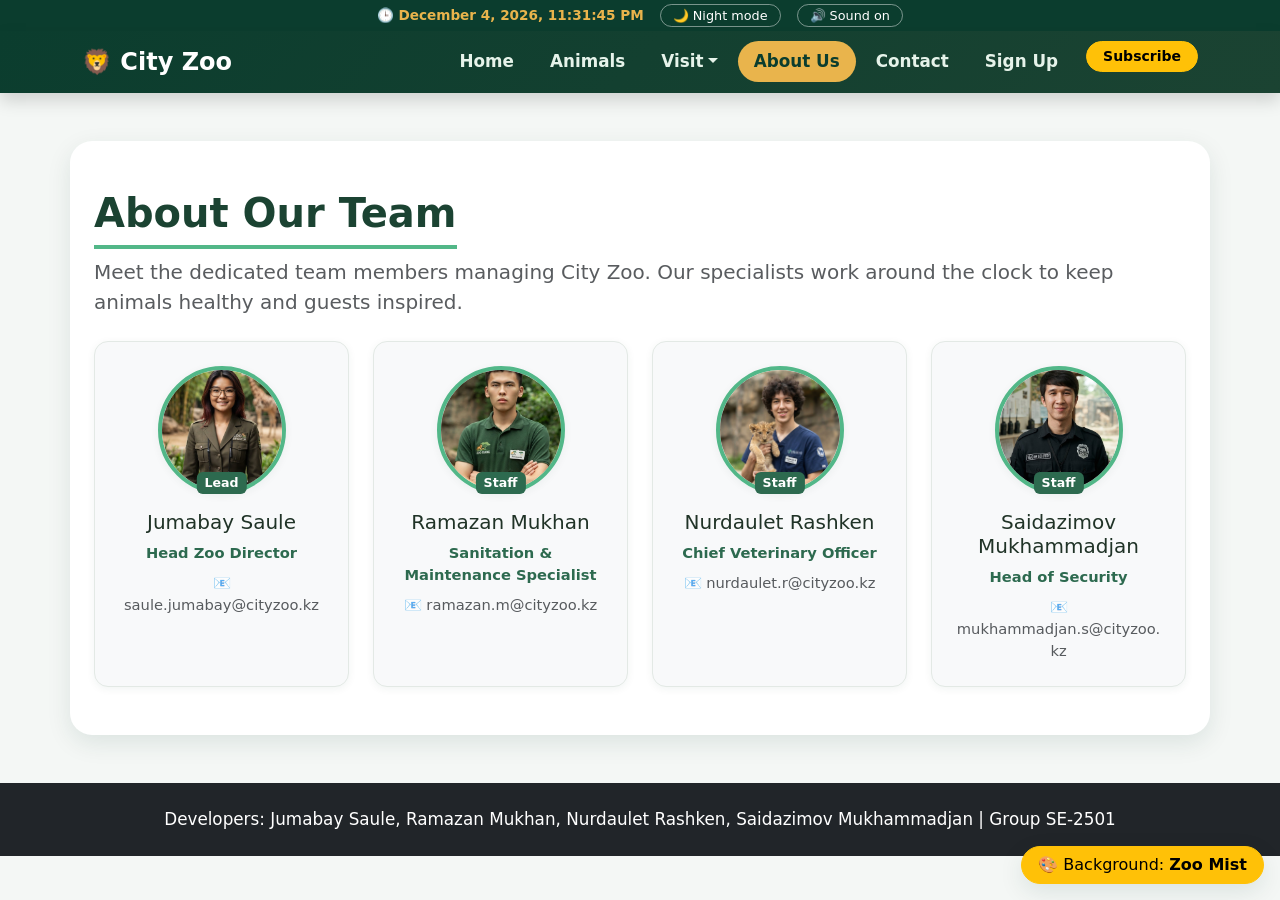
<file: about.html>
<!DOCTYPE html>
<html lang="en">
<head>
    <meta charset="UTF-8">
    <meta name="viewport" content="width=device-width, initial-scale=1.0">
    <title>City Zoo - About Us</title>
    <link href="https://cdn.jsdelivr.net/npm/bootstrap@5.3.3/dist/css/bootstrap.min.css" rel="stylesheet">
    <link rel="stylesheet" href="css/style.css">
</head>
<body>
    <a class="visually-hidden-focusable" href="#main">Skip to main content</a>

    <!-- Date / time (js/datetime.js), Day-Night theme (js/theme.js) and sound switch (js/sounds.js) -->
    <div class="datetime-bar d-flex flex-wrap justify-content-center align-items-center gap-2 gap-sm-3 py-1 px-3" aria-label="Current date and time, theme and sound settings">
        <span>🕒 <time id="current-datetime">Loading…</time></span>
        <button type="button" class="bar-btn" id="themeToggle" aria-pressed="false">🌙 Night mode</button>
        <button type="button" class="bar-btn" id="soundToggle" aria-pressed="true">🔊 Sound on</button>
    </div>

    <header class="sticky-top">
    <nav class="navbar navbar-expand-lg navbar-dark bg-dark navbar-zoo shadow" aria-label="Main navigation">
        <div class="container">
            <a class="navbar-brand fw-bold fs-4" href="index.html">🦁 City Zoo</a>
            <button class="navbar-toggler" type="button" data-bs-toggle="collapse" data-bs-target="#mainNav" aria-controls="mainNav" aria-expanded="false" aria-label="Toggle navigation">
                <span class="navbar-toggler-icon"></span>
            </button>
            <div class="collapse navbar-collapse" id="mainNav">
                <ul class="navbar-nav ms-auto gap-lg-1 py-2 py-lg-0">
                    <li class="nav-item"><a class="nav-link fw-semibold rounded-pill px-3" href="index.html">Home</a></li>
                    <li class="nav-item"><a class="nav-link fw-semibold rounded-pill px-3" href="animals.html">Animals</a></li>
                    <li class="nav-item dropdown">
                        <a class="nav-link dropdown-toggle fw-semibold rounded-pill px-3" href="#" role="button" data-bs-toggle="dropdown" aria-expanded="false">Visit</a>
                        <ul class="dropdown-menu dropdown-menu-end">
                            <li><a class="dropdown-item" href="tickets.html">Tickets</a></li>
                            <li><a class="dropdown-item" href="schedule.html">Schedule</a></li>
                            <li><a class="dropdown-item" href="map.html">Map</a></li>
                            <li><a class="dropdown-item" href="rules.html">Rules</a></li>
                        </ul>
                    </li>
                    <li class="nav-item"><a class="nav-link active fw-semibold rounded-pill px-3" aria-current="page" href="about.html">About Us</a></li>
                    <li class="nav-item"><a class="nav-link fw-semibold rounded-pill px-3" href="contact.html">Contact</a></li>
                    <li class="nav-item"><a class="nav-link fw-semibold rounded-pill px-3" href="register.html">Sign Up</a></li>
                    <li class="nav-item ms-lg-2"><button type="button" class="btn btn-warning btn-sm rounded-pill px-3 fw-semibold" data-popup-open="subscribePopup" data-sound="pop">Subscribe</button></li>
                </ul>
            </div>
        </div>
    </nav>
    </header>

    <main id="main" class="container page-card my-4 mt-lg-5 px-3 px-sm-4 py-4 py-lg-5">
        <div class="mb-4">
            <h1 class="pb-2 mb-2">About Our Team</h1>
            <p class="lead text-body-secondary mb-0">Meet the dedicated team members managing City Zoo. Our specialists work around the clock to keep animals healthy and guests inspired.</p>
        </div>

        <section class="row row-cols-1 row-cols-sm-2 row-cols-lg-4 g-3 g-lg-4" aria-label="Team members">
            <div class="col">
                <div class="card card-zoo h-100 text-center bg-light p-3 p-lg-4">
                    <div class="avatar-wrapper position-relative mx-auto mb-3">
                        <img src="images/saule.jpg" alt="Jumabay Saule" class="team-avatar rounded-circle w-100 h-100">
                        <span class="badge text-bg-success position-absolute bottom-0 start-50 translate-middle-x">Lead</span>
                    </div>
                    <h3 class="h5">Jumabay Saule</h3>
                    <p class="fw-semibold text-success small mb-2">Head Zoo Director</p>
                    <p class="small text-body-secondary text-break mb-0">📧 saule.jumabay@cityzoo.kz</p>
                </div>
            </div>
            <div class="col">
                <div class="card card-zoo h-100 text-center bg-light p-3 p-lg-4">
                    <div class="avatar-wrapper position-relative mx-auto mb-3">
                        <img src="images/ramazan.jpg" alt="Ramazan Mukhan" class="team-avatar rounded-circle w-100 h-100">
                        <span class="badge text-bg-success position-absolute bottom-0 start-50 translate-middle-x">Staff</span>
                    </div>
                    <h3 class="h5">Ramazan Mukhan</h3>
                    <p class="fw-semibold text-success small mb-2">Sanitation & Maintenance Specialist</p>
                    <p class="small text-body-secondary text-break mb-0">📧 ramazan.m@cityzoo.kz</p>
                </div>
            </div>
            <div class="col">
                <div class="card card-zoo h-100 text-center bg-light p-3 p-lg-4">
                    <div class="avatar-wrapper position-relative mx-auto mb-3">
                        <img src="images/nurdaulet.jpg" alt="Nurdaulet Rashken" class="team-avatar rounded-circle w-100 h-100">
                        <span class="badge text-bg-success position-absolute bottom-0 start-50 translate-middle-x">Staff</span>
                    </div>
                    <h3 class="h5">Nurdaulet Rashken</h3>
                    <p class="fw-semibold text-success small mb-2">Chief Veterinary Officer</p>
                    <p class="small text-body-secondary text-break mb-0">📧 nurdaulet.r@cityzoo.kz</p>
                </div>
            </div>
            <div class="col">
                <div class="card card-zoo h-100 text-center bg-light p-3 p-lg-4">
                    <div class="avatar-wrapper position-relative mx-auto mb-3">
                        <img src="images/mukhammadjan.jpg" alt="Saidazimov Mukhammadjan" class="team-avatar rounded-circle w-100 h-100">
                        <span class="badge text-bg-success position-absolute bottom-0 start-50 translate-middle-x">Staff</span>
                    </div>
                    <h3 class="h5">Saidazimov Mukhammadjan</h3>
                    <p class="fw-semibold text-success small mb-2">Head of Security</p>
                    <p class="small text-body-secondary text-break mb-0">📧 mukhammadjan.s@cityzoo.kz</p>
                </div>
            </div>
        </section>
    </main>

    <footer class="bg-dark text-white text-center mt-5 py-4 px-3">
        <p class="mb-0">Developers: Jumabay Saule, Ramazan Mukhan, Nurdaulet Rashken, Saidazimov Mukhammadjan | Group SE-2501</p>
    </footer>


    <!-- Task 3: subscription popup (hidden by default, opened by js/popup.js) -->
    <div class="popup-overlay" id="subscribePopup" role="dialog" aria-modal="true" aria-labelledby="popupTitle" aria-hidden="true">
        <div class="popup-box p-4 p-sm-5">
            <button type="button" class="popup-close" data-popup-close data-sound="click" aria-label="Close subscription form">&times;</button>
            <h2 id="popupTitle" class="h3 mb-2">Subscribe to City Zoo News</h2>
            <p class="text-body-secondary mb-4">Get news about new animals, events and special offers straight to your inbox.</p>
            <form id="subscribe-form" action="#" method="post" novalidate data-validate-form>
                <div class="mb-3">
                    <label for="sub-name" class="form-label fw-semibold">Your Name</label>
                    <input type="text" class="form-control" id="sub-name" name="name" placeholder="Enter your name" data-validate="name" required>
                    <div class="invalid-feedback" role="alert"></div>
                </div>
                <div class="mb-3">
                    <label for="sub-email" class="form-label fw-semibold">Email Address</label>
                    <input type="email" class="form-control" id="sub-email" name="email" placeholder="example@mail.com" data-validate="email" required>
                    <div class="invalid-feedback" role="alert"></div>
                </div>
                <div class="alert alert-success form-success d-none" role="status" tabindex="-1">🎉 Thank you! You are now subscribed to City Zoo news.</div>
                <div class="d-flex flex-wrap gap-2">
                    <button type="submit" class="btn btn-success btn-lg">Subscribe</button>
                    <button type="button" class="btn btn-outline-secondary btn-lg" data-popup-close>Close</button>
                </div>
            </form>
        </div>
    </div>

    <!-- Task 4: background colour button -->
    <button type="button" class="btn btn-warning rounded-pill px-3 bg-color-btn" id="bgColorBtn" data-sound="click" aria-label="Change page background colour">🎨 Background: <span class="bg-color-name">Zoo Mist</span></button>

    <script src="https://cdn.jsdelivr.net/npm/bootstrap@5.3.3/dist/js/bootstrap.bundle.min.js"></script>
    <script src="js/sounds.js"></script>
    <script src="js/theme.js"></script>
    <script src="js/validation.js"></script>
    <script src="js/accordion.js"></script>
    <script src="js/popup.js"></script>
    <script src="js/background.js"></script>
    <script src="js/datetime.js"></script>
    <script src="js/keyboard.js"></script>
</body>
</html>
</file>
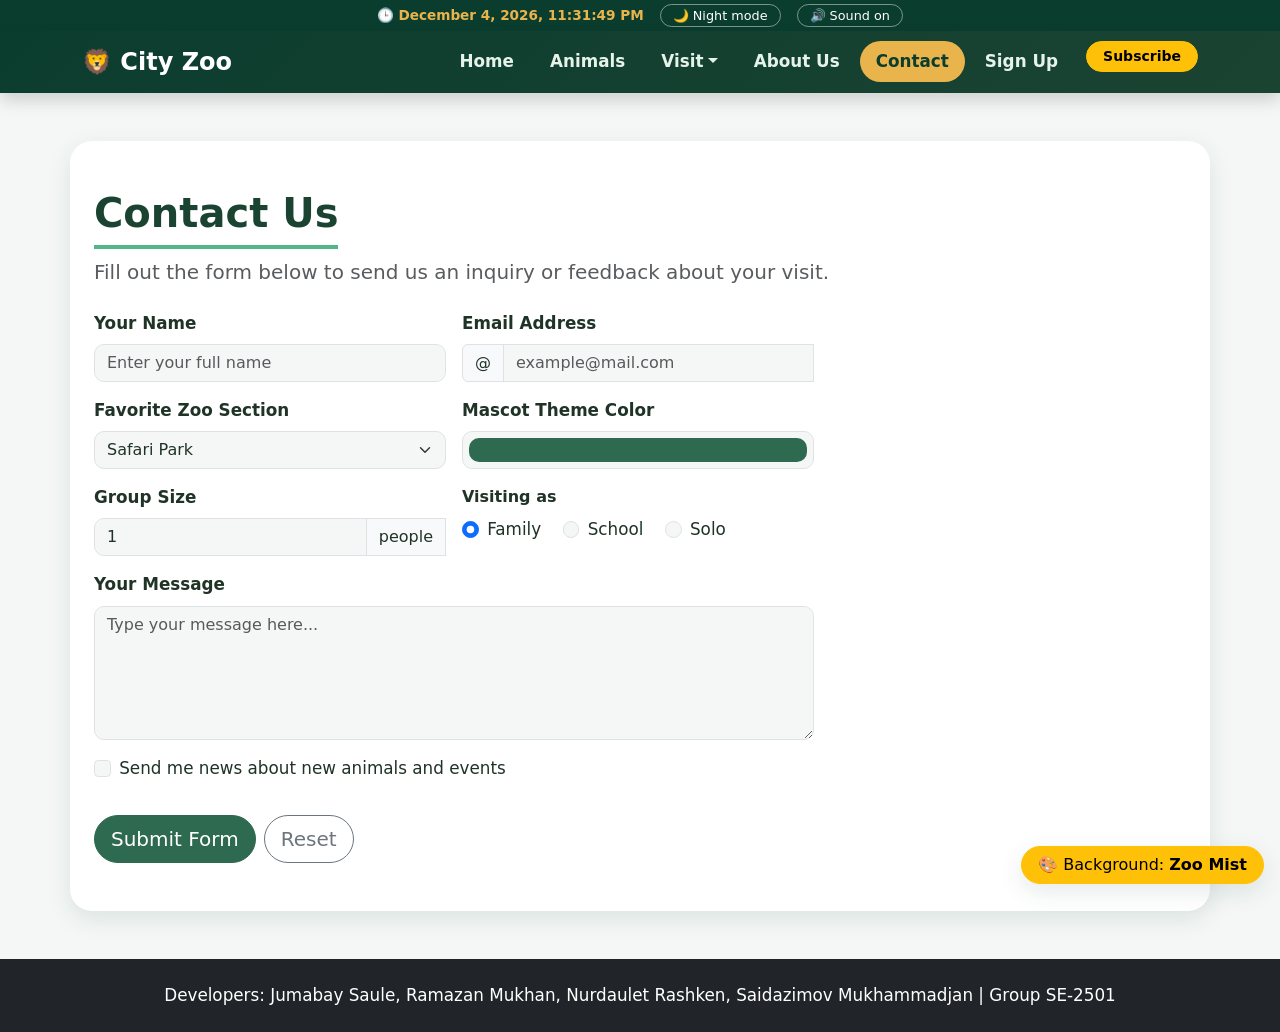
<file: contact.html>
<!DOCTYPE html>
<html lang="en">
<head>
    <meta charset="UTF-8">
    <meta name="viewport" content="width=device-width, initial-scale=1.0">
    <title>City Zoo - Contact Us</title>
    <link href="https://cdn.jsdelivr.net/npm/bootstrap@5.3.3/dist/css/bootstrap.min.css" rel="stylesheet">
    <link rel="stylesheet" href="css/style.css">
</head>
<body>
    <a class="visually-hidden-focusable" href="#main">Skip to main content</a>

    <!-- Date / time (js/datetime.js), Day-Night theme (js/theme.js) and sound switch (js/sounds.js) -->
    <div class="datetime-bar d-flex flex-wrap justify-content-center align-items-center gap-2 gap-sm-3 py-1 px-3" aria-label="Current date and time, theme and sound settings">
        <span>🕒 <time id="current-datetime">Loading…</time></span>
        <button type="button" class="bar-btn" id="themeToggle" aria-pressed="false">🌙 Night mode</button>
        <button type="button" class="bar-btn" id="soundToggle" aria-pressed="true">🔊 Sound on</button>
    </div>

    <header class="sticky-top">
    <nav class="navbar navbar-expand-lg navbar-dark bg-dark navbar-zoo shadow" aria-label="Main navigation">
        <div class="container">
            <a class="navbar-brand fw-bold fs-4" href="index.html">🦁 City Zoo</a>
            <button class="navbar-toggler" type="button" data-bs-toggle="collapse" data-bs-target="#mainNav" aria-controls="mainNav" aria-expanded="false" aria-label="Toggle navigation">
                <span class="navbar-toggler-icon"></span>
            </button>
            <div class="collapse navbar-collapse" id="mainNav">
                <ul class="navbar-nav ms-auto gap-lg-1 py-2 py-lg-0">
                    <li class="nav-item"><a class="nav-link fw-semibold rounded-pill px-3" href="index.html">Home</a></li>
                    <li class="nav-item"><a class="nav-link fw-semibold rounded-pill px-3" href="animals.html">Animals</a></li>
                    <li class="nav-item dropdown">
                        <a class="nav-link dropdown-toggle fw-semibold rounded-pill px-3" href="#" role="button" data-bs-toggle="dropdown" aria-expanded="false">Visit</a>
                        <ul class="dropdown-menu dropdown-menu-end">
                            <li><a class="dropdown-item" href="tickets.html">Tickets</a></li>
                            <li><a class="dropdown-item" href="schedule.html">Schedule</a></li>
                            <li><a class="dropdown-item" href="map.html">Map</a></li>
                            <li><a class="dropdown-item" href="rules.html">Rules</a></li>
                        </ul>
                    </li>
                    <li class="nav-item"><a class="nav-link fw-semibold rounded-pill px-3" href="about.html">About Us</a></li>
                    <li class="nav-item"><a class="nav-link active fw-semibold rounded-pill px-3" aria-current="page" href="contact.html">Contact</a></li>
                    <li class="nav-item"><a class="nav-link fw-semibold rounded-pill px-3" href="register.html">Sign Up</a></li>
                    <li class="nav-item ms-lg-2"><button type="button" class="btn btn-warning btn-sm rounded-pill px-3 fw-semibold" data-popup-open="subscribePopup" data-sound="pop">Subscribe</button></li>
                </ul>
            </div>
        </div>
    </nav>
    </header>

    <main id="main" class="container page-card my-4 mt-lg-5 px-3 px-sm-4 py-4 py-lg-5">
        <div class="mb-4">
            <h1 class="pb-2 mb-2">Contact Us</h1>
            <p class="lead text-body-secondary mb-0">Fill out the form below to send us an inquiry or feedback about your visit.</p>
        </div>

        <div class="row">
            <div class="col-12 col-lg-8">
                <form id="contact-form" action="#" method="post" novalidate data-validate-form>
                    <div class="row g-3">
                        <div class="col-12 col-md-6">
                            <label for="name" class="form-label fw-semibold">Your Name</label>
                            <input type="text" class="form-control" id="name" name="name" placeholder="Enter your full name" data-validate="name" required>
                            <div class="invalid-feedback" role="alert"></div>
                        </div>
                        <div class="col-12 col-md-6">
                            <label for="email" class="form-label fw-semibold">Email Address</label>
                            <div class="input-group">
                                <span class="input-group-text" id="email-addon">@</span>
                                <input type="email" class="form-control" id="email" name="email" placeholder="example@mail.com" aria-describedby="email-addon" data-validate="email" required>
                                <div class="invalid-feedback" role="alert"></div>
                            </div>
                        </div>
                        <div class="col-12 col-md-6">
                            <label for="section" class="form-label fw-semibold">Favorite Zoo Section</label>
                            <select class="form-select" id="section" name="section">
                                <option value="safari">Safari Park</option>
                                <option value="aquarium">Aquarium</option>
                                <option value="birds">Aviary &amp; Birds</option>
                                <option value="reptiles">Reptile House</option>
                            </select>
                        </div>
                        <div class="col-12 col-md-6">
                            <label for="color" class="form-label fw-semibold">Mascot Theme Color</label>
                            <input type="color" class="form-control form-control-color w-100" id="color" name="color" value="#2d6a4f" title="Choose your color">
                        </div>
                        <div class="col-12 col-md-6">
                            <label for="visitors" class="form-label fw-semibold">Group Size</label>
                            <div class="input-group">
                                <input type="number" class="form-control" id="visitors" name="visitors" min="1" value="1" aria-describedby="visitors-addon" data-validate="group" required>
                                <span class="input-group-text" id="visitors-addon">people</span>
                                <div class="invalid-feedback" role="alert"></div>
                            </div>
                        </div>
                        <fieldset class="col-12 col-md-6">
                            <legend class="form-label fw-semibold fs-6">Visiting as</legend>
                            <div class="form-check form-check-inline">
                                <input class="form-check-input" type="radio" name="visitType" id="v-family" value="family" checked>
                                <label class="form-check-label" for="v-family">Family</label>
                            </div>
                            <div class="form-check form-check-inline">
                                <input class="form-check-input" type="radio" name="visitType" id="v-school" value="school">
                                <label class="form-check-label" for="v-school">School</label>
                            </div>
                            <div class="form-check form-check-inline">
                                <input class="form-check-input" type="radio" name="visitType" id="v-solo" value="solo">
                                <label class="form-check-label" for="v-solo">Solo</label>
                            </div>
                        </fieldset>
                        <div class="col-12">
                            <label for="message" class="form-label fw-semibold">Your Message</label>
                            <textarea class="form-control" id="message" name="message" rows="5" placeholder="Type your message here..." data-validate="message" required></textarea>
                            <div class="invalid-feedback" role="alert"></div>
                        </div>
                        <div class="col-12">
                            <div class="form-check">
                                <input class="form-check-input" type="checkbox" id="newsletter" name="newsletter">
                                <label class="form-check-label" for="newsletter">Send me news about new animals and events</label>
                            </div>
                        </div>
                        <div class="col-12">
                            <div class="alert alert-success form-success d-none mb-0" role="status" tabindex="-1">✅ Thank you! Your message has been sent. We will reply soon.</div>
                        </div>
                        <div class="col-12 d-flex flex-wrap gap-2">
                            <button type="submit" class="btn btn-success btn-lg">Submit Form</button>
                            <button type="reset" class="btn btn-outline-secondary btn-lg">Reset</button>
                        </div>
                    </div>
                </form>
            </div>
        </div>
    </main>

    <footer class="bg-dark text-white text-center mt-5 py-4 px-3">
        <p class="mb-0">Developers: Jumabay Saule, Ramazan Mukhan, Nurdaulet Rashken, Saidazimov Mukhammadjan | Group SE-2501</p>
    </footer>


    <!-- Task 3: subscription popup (hidden by default, opened by js/popup.js) -->
    <div class="popup-overlay" id="subscribePopup" role="dialog" aria-modal="true" aria-labelledby="popupTitle" aria-hidden="true">
        <div class="popup-box p-4 p-sm-5">
            <button type="button" class="popup-close" data-popup-close data-sound="click" aria-label="Close subscription form">&times;</button>
            <h2 id="popupTitle" class="h3 mb-2">Subscribe to City Zoo News</h2>
            <p class="text-body-secondary mb-4">Get news about new animals, events and special offers straight to your inbox.</p>
            <form id="subscribe-form" action="#" method="post" novalidate data-validate-form>
                <div class="mb-3">
                    <label for="sub-name" class="form-label fw-semibold">Your Name</label>
                    <input type="text" class="form-control" id="sub-name" name="name" placeholder="Enter your name" data-validate="name" required>
                    <div class="invalid-feedback" role="alert"></div>
                </div>
                <div class="mb-3">
                    <label for="sub-email" class="form-label fw-semibold">Email Address</label>
                    <input type="email" class="form-control" id="sub-email" name="email" placeholder="example@mail.com" data-validate="email" required>
                    <div class="invalid-feedback" role="alert"></div>
                </div>
                <div class="alert alert-success form-success d-none" role="status" tabindex="-1">🎉 Thank you! You are now subscribed to City Zoo news.</div>
                <div class="d-flex flex-wrap gap-2">
                    <button type="submit" class="btn btn-success btn-lg">Subscribe</button>
                    <button type="button" class="btn btn-outline-secondary btn-lg" data-popup-close>Close</button>
                </div>
            </form>
        </div>
    </div>

    <!-- Task 4: background colour button -->
    <button type="button" class="btn btn-warning rounded-pill px-3 bg-color-btn" id="bgColorBtn" data-sound="click" aria-label="Change page background colour">🎨 Background: <span class="bg-color-name">Zoo Mist</span></button>

    <script src="https://cdn.jsdelivr.net/npm/bootstrap@5.3.3/dist/js/bootstrap.bundle.min.js"></script>
    <script src="js/sounds.js"></script>
    <script src="js/theme.js"></script>
    <script src="js/validation.js"></script>
    <script src="js/accordion.js"></script>
    <script src="js/popup.js"></script>
    <script src="js/background.js"></script>
    <script src="js/datetime.js"></script>
    <script src="js/keyboard.js"></script>
</body>
</html>
</file>
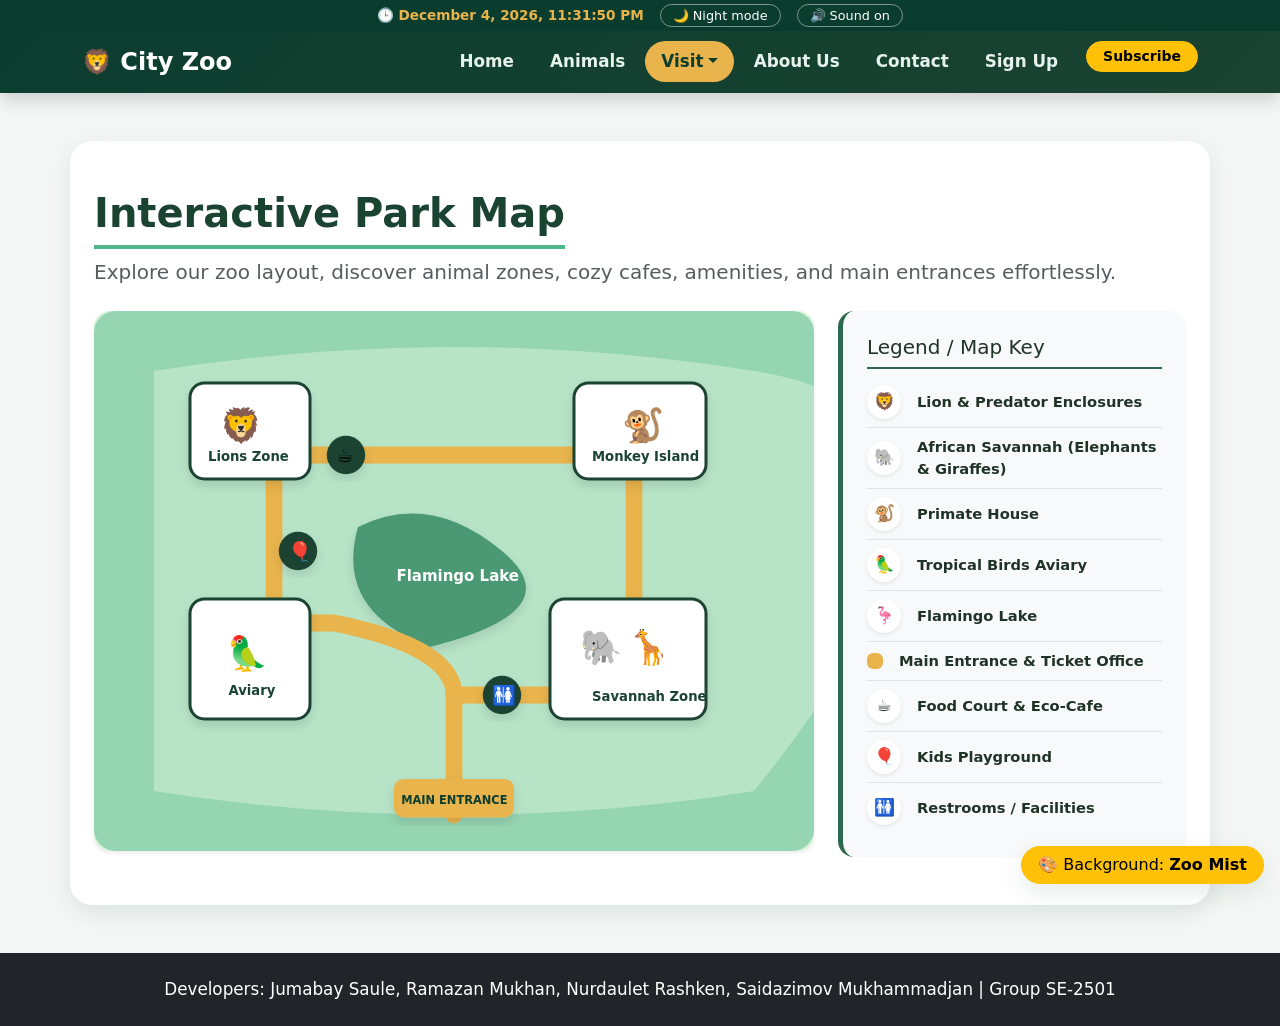
<file: map.html>
<!DOCTYPE html>
<html lang="en">
<head>
    <meta charset="UTF-8">
    <meta name="viewport" content="width=device-width, initial-scale=1.0">
    <title>City Zoo - Park Map</title>
    <link href="https://cdn.jsdelivr.net/npm/bootstrap@5.3.3/dist/css/bootstrap.min.css" rel="stylesheet">
    <link rel="stylesheet" href="css/style.css">
</head>
<body>
    <a class="visually-hidden-focusable" href="#main">Skip to main content</a>

    <!-- Date / time (js/datetime.js), Day-Night theme (js/theme.js) and sound switch (js/sounds.js) -->
    <div class="datetime-bar d-flex flex-wrap justify-content-center align-items-center gap-2 gap-sm-3 py-1 px-3" aria-label="Current date and time, theme and sound settings">
        <span>🕒 <time id="current-datetime">Loading…</time></span>
        <button type="button" class="bar-btn" id="themeToggle" aria-pressed="false">🌙 Night mode</button>
        <button type="button" class="bar-btn" id="soundToggle" aria-pressed="true">🔊 Sound on</button>
    </div>

    <header class="sticky-top">
    <nav class="navbar navbar-expand-lg navbar-dark bg-dark navbar-zoo shadow" aria-label="Main navigation">
        <div class="container">
            <a class="navbar-brand fw-bold fs-4" href="index.html">🦁 City Zoo</a>
            <button class="navbar-toggler" type="button" data-bs-toggle="collapse" data-bs-target="#mainNav" aria-controls="mainNav" aria-expanded="false" aria-label="Toggle navigation">
                <span class="navbar-toggler-icon"></span>
            </button>
            <div class="collapse navbar-collapse" id="mainNav">
                <ul class="navbar-nav ms-auto gap-lg-1 py-2 py-lg-0">
                    <li class="nav-item"><a class="nav-link fw-semibold rounded-pill px-3" href="index.html">Home</a></li>
                    <li class="nav-item"><a class="nav-link fw-semibold rounded-pill px-3" href="animals.html">Animals</a></li>
                    <li class="nav-item dropdown">
                        <a class="nav-link dropdown-toggle active fw-semibold rounded-pill px-3" href="#" role="button" data-bs-toggle="dropdown" aria-expanded="false">Visit</a>
                        <ul class="dropdown-menu dropdown-menu-end">
                            <li><a class="dropdown-item" href="tickets.html">Tickets</a></li>
                            <li><a class="dropdown-item" href="schedule.html">Schedule</a></li>
                            <li><a class="dropdown-item active" aria-current="page" href="map.html">Map</a></li>
                            <li><a class="dropdown-item" href="rules.html">Rules</a></li>
                        </ul>
                    </li>
                    <li class="nav-item"><a class="nav-link fw-semibold rounded-pill px-3" href="about.html">About Us</a></li>
                    <li class="nav-item"><a class="nav-link fw-semibold rounded-pill px-3" href="contact.html">Contact</a></li>
                    <li class="nav-item"><a class="nav-link fw-semibold rounded-pill px-3" href="register.html">Sign Up</a></li>
                    <li class="nav-item ms-lg-2"><button type="button" class="btn btn-warning btn-sm rounded-pill px-3 fw-semibold" data-popup-open="subscribePopup" data-sound="pop">Subscribe</button></li>
                </ul>
            </div>
        </div>
    </nav>
    </header>

    <main id="main" class="container page-card my-4 mt-lg-5 px-3 px-sm-4 py-4 py-lg-5">
        <div class="mb-4">
            <h1 class="pb-2 mb-2">Interactive Park Map</h1>
            <p class="lead text-body-secondary mb-0">Explore our zoo layout, discover animal zones, cozy cafes, amenities, and main entrances effortlessly.</p>
        </div>

        <div class="row g-4">
            <div class="col-12 col-lg-8">
                <div class="map-graphic rounded-4 overflow-hidden shadow-sm">
                    <svg viewBox="0 0 600 450" width="100%" role="img" aria-label="Illustrated map of City Zoo showing animal zones, cafe, restrooms and the main entrance">
                    <defs>
                        <filter id="shadow" x="-20%" y="-20%" width="140%" height="140%">
                            <feDropShadow dx="0" dy="4" stdDeviation="5" flood-color="#000000" flood-opacity="0.12"/>
                        </filter>
                    </defs>

                    <rect width="600" height="450" fill="#95d5b2" rx="18"/>
                    <path d="M 50 50 Q 300 10 550 50 T 550 400 Q 300 440 50 400 Z" fill="#b7e4c7"/>

                    <path d="M 220 180 Q 280 150 340 200 T 280 280 Q 200 250 220 180 Z" fill="#40916c" filter="url(#shadow)" opacity="0.9"/>
                    <text x="252" y="225" font-size="12.5" fill="#ffffff" font-weight="bold" font-family="system-ui, sans-serif">Flamingo Lake</text>

                    <path d="M 300 420 L 300 320 Q 300 280 200 260 L 100 260" stroke="#e9b44c" stroke-width="14" stroke-linecap="round" stroke-linejoin="round" fill="none"/>
                    <path d="M 300 320 L 450 320 L 450 120 L 150 120 L 150 260" stroke="#e9b44c" stroke-width="14" stroke-linecap="round" stroke-linejoin="round" fill="none"/>

                    <rect x="80" y="60" width="100" height="80" fill="#ffffff" stroke="#1b4332" stroke-width="2.5" rx="12" filter="url(#shadow)"/>
                    <text x="105" y="105" font-size="28">🦁</text>
                    <text x="95" y="125" font-size="11" font-weight="bold" fill="#1b4332">Lions Zone</text>

                    <rect x="400" y="60" width="110" height="80" fill="#ffffff" stroke="#1b4332" stroke-width="2.5" rx="12" filter="url(#shadow)"/>
                    <text x="440" y="105" font-size="28">🐒</text>
                    <text x="415" y="125" font-size="11" font-weight="bold" fill="#1b4332">Monkey Island</text>

                    <rect x="380" y="240" width="130" height="100" fill="#ffffff" stroke="#1b4332" stroke-width="2.5" rx="12" filter="url(#shadow)"/>
                    <text x="405" y="290" font-size="28">🐘</text>
                    <text x="445" y="290" font-size="28">🦒</text>
                    <text x="415" y="325" font-size="11" font-weight="bold" fill="#1b4332">Savannah Zone</text>

                    <rect x="80" y="240" width="100" height="100" fill="#ffffff" stroke="#1b4332" stroke-width="2.5" rx="12" filter="url(#shadow)"/>
                    <text x="110" y="295" font-size="28">🦜</text>
                    <text x="112" y="320" font-size="11" font-weight="bold" fill="#1b4332">Aviary</text>

                    <g filter="url(#shadow)">
                        <rect x="250" y="390" width="100" height="32" fill="#e9b44c" rx="8"/>
                        <text x="256" y="411" font-size="9.5" fill="#0b3d2e" font-weight="bold" font-family="system-ui, sans-serif">MAIN ENTRANCE</text>
                    </g>

                    <g filter="url(#shadow)">
                        <circle cx="210" cy="120" r="16" fill="#1b4332"/>
                        <text x="202" y="126" font-size="16">☕</text>
                    </g>

                    <g filter="url(#shadow)">
                        <circle cx="340" cy="320" r="16" fill="#1b4332"/>
                        <text x="332" y="326" font-size="16">🚻</text>
                    </g>

                    <g filter="url(#shadow)">
                        <circle cx="170" cy="200" r="16" fill="#1b4332"/>
                        <text x="162" y="206" font-size="16">🎈</text>
                    </g>
                </svg>
                </div>
            </div>
            <aside class="col-12 col-lg-4" aria-label="Map legend">
                <div class="map-legend bg-light rounded-4 p-3 p-lg-4">
                    <h2 class="h5 border-bottom border-success border-2 pb-2 mb-2">Legend / Map Key</h2>
                    <ul class="list-group list-group-flush">
                    <li class="list-group-item bg-transparent d-flex align-items-center gap-3 px-0"><span class="legend-icon d-flex align-items-center justify-content-center bg-white rounded-circle shadow-sm" aria-hidden="true">🦁</span><strong class="small">Lion & Predator Enclosures</strong></li>
                    <li class="list-group-item bg-transparent d-flex align-items-center gap-3 px-0"><span class="legend-icon d-flex align-items-center justify-content-center bg-white rounded-circle shadow-sm" aria-hidden="true">🐘</span><strong class="small">African Savannah (Elephants & Giraffes)</strong></li>
                    <li class="list-group-item bg-transparent d-flex align-items-center gap-3 px-0"><span class="legend-icon d-flex align-items-center justify-content-center bg-white rounded-circle shadow-sm" aria-hidden="true">🐒</span><strong class="small">Primate House</strong></li>
                    <li class="list-group-item bg-transparent d-flex align-items-center gap-3 px-0"><span class="legend-icon d-flex align-items-center justify-content-center bg-white rounded-circle shadow-sm" aria-hidden="true">🦜</span><strong class="small">Tropical Birds Aviary</strong></li>
                    <li class="list-group-item bg-transparent d-flex align-items-center gap-3 px-0"><span class="legend-icon d-flex align-items-center justify-content-center bg-white rounded-circle shadow-sm" aria-hidden="true">🦩</span><strong class="small">Flamingo Lake</strong></li>
                    <li class="list-group-item bg-transparent d-flex align-items-center gap-3 px-0"><span class="legend-badge rounded-2" aria-hidden="true"></span><strong class="small">Main Entrance & Ticket Office</strong></li>
                    <li class="list-group-item bg-transparent d-flex align-items-center gap-3 px-0"><span class="legend-icon d-flex align-items-center justify-content-center bg-white rounded-circle shadow-sm" aria-hidden="true">☕</span><strong class="small">Food Court & Eco-Cafe</strong></li>
                    <li class="list-group-item bg-transparent d-flex align-items-center gap-3 px-0"><span class="legend-icon d-flex align-items-center justify-content-center bg-white rounded-circle shadow-sm" aria-hidden="true">🎈</span><strong class="small">Kids Playground</strong></li>
                    <li class="list-group-item bg-transparent d-flex align-items-center gap-3 px-0"><span class="legend-icon d-flex align-items-center justify-content-center bg-white rounded-circle shadow-sm" aria-hidden="true">🚻</span><strong class="small">Restrooms / Facilities</strong></li>
                    </ul>
                </div>
            </aside>
        </div>
    </main>

    <footer class="bg-dark text-white text-center mt-5 py-4 px-3">
        <p class="mb-0">Developers: Jumabay Saule, Ramazan Mukhan, Nurdaulet Rashken, Saidazimov Mukhammadjan | Group SE-2501</p>
    </footer>


    <!-- Task 3: subscription popup (hidden by default, opened by js/popup.js) -->
    <div class="popup-overlay" id="subscribePopup" role="dialog" aria-modal="true" aria-labelledby="popupTitle" aria-hidden="true">
        <div class="popup-box p-4 p-sm-5">
            <button type="button" class="popup-close" data-popup-close data-sound="click" aria-label="Close subscription form">&times;</button>
            <h2 id="popupTitle" class="h3 mb-2">Subscribe to City Zoo News</h2>
            <p class="text-body-secondary mb-4">Get news about new animals, events and special offers straight to your inbox.</p>
            <form id="subscribe-form" action="#" method="post" novalidate data-validate-form>
                <div class="mb-3">
                    <label for="sub-name" class="form-label fw-semibold">Your Name</label>
                    <input type="text" class="form-control" id="sub-name" name="name" placeholder="Enter your name" data-validate="name" required>
                    <div class="invalid-feedback" role="alert"></div>
                </div>
                <div class="mb-3">
                    <label for="sub-email" class="form-label fw-semibold">Email Address</label>
                    <input type="email" class="form-control" id="sub-email" name="email" placeholder="example@mail.com" data-validate="email" required>
                    <div class="invalid-feedback" role="alert"></div>
                </div>
                <div class="alert alert-success form-success d-none" role="status" tabindex="-1">🎉 Thank you! You are now subscribed to City Zoo news.</div>
                <div class="d-flex flex-wrap gap-2">
                    <button type="submit" class="btn btn-success btn-lg">Subscribe</button>
                    <button type="button" class="btn btn-outline-secondary btn-lg" data-popup-close>Close</button>
                </div>
            </form>
        </div>
    </div>

    <!-- Task 4: background colour button -->
    <button type="button" class="btn btn-warning rounded-pill px-3 bg-color-btn" id="bgColorBtn" data-sound="click" aria-label="Change page background colour">🎨 Background: <span class="bg-color-name">Zoo Mist</span></button>

    <script src="https://cdn.jsdelivr.net/npm/bootstrap@5.3.3/dist/js/bootstrap.bundle.min.js"></script>
    <script src="js/sounds.js"></script>
    <script src="js/theme.js"></script>
    <script src="js/validation.js"></script>
    <script src="js/accordion.js"></script>
    <script src="js/popup.js"></script>
    <script src="js/background.js"></script>
    <script src="js/datetime.js"></script>
    <script src="js/keyboard.js"></script>
</body>
</html>
</file>
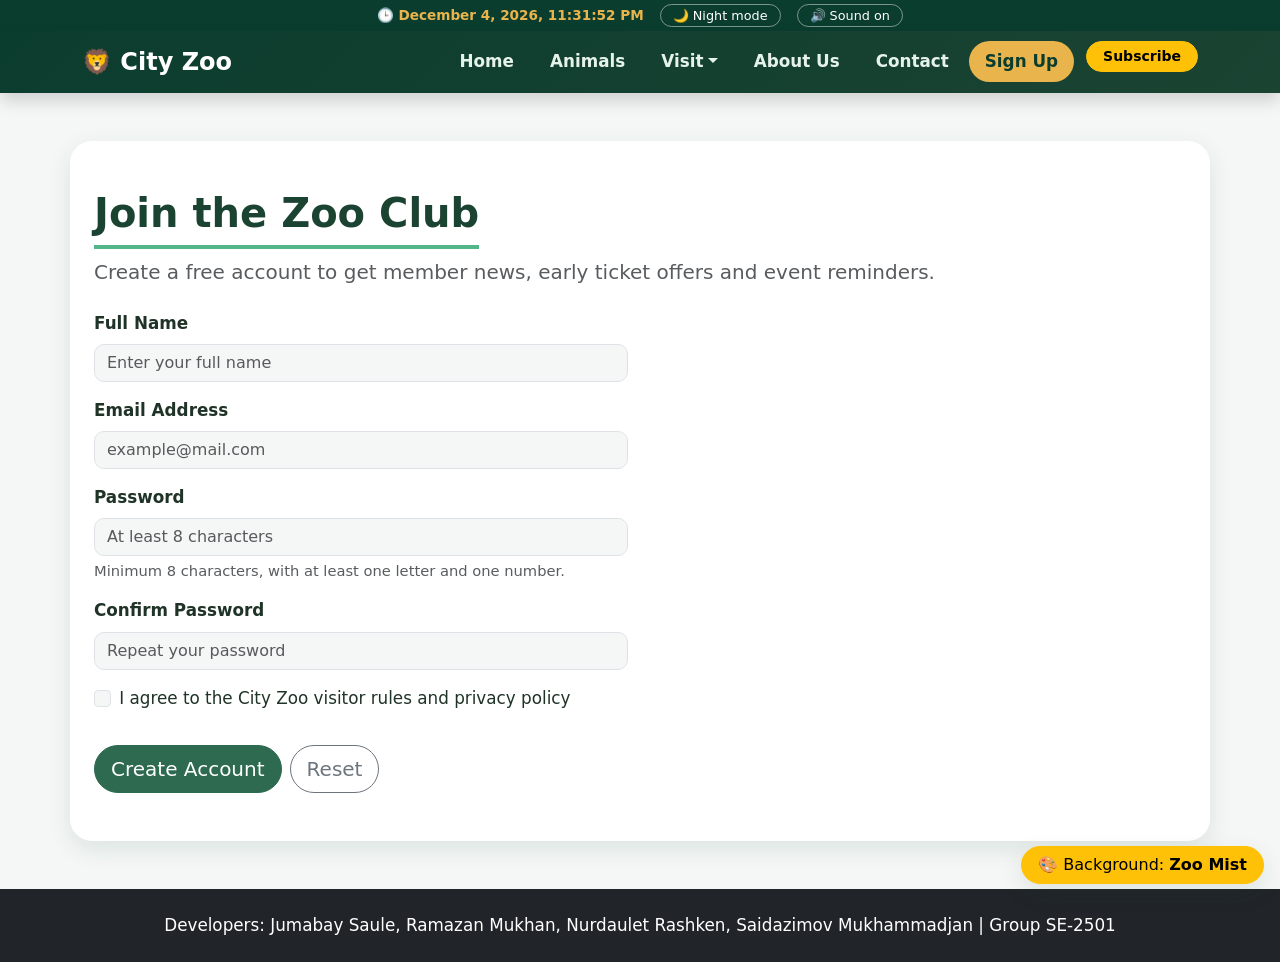
<file: register.html>
<!DOCTYPE html>
<html lang="en">
<head>
    <meta charset="UTF-8">
    <meta name="viewport" content="width=device-width, initial-scale=1.0">
    <title>City Zoo - Sign Up</title>
    <link href="https://cdn.jsdelivr.net/npm/bootstrap@5.3.3/dist/css/bootstrap.min.css" rel="stylesheet">
    <link rel="stylesheet" href="css/style.css">
</head>
<body>
    <a class="visually-hidden-focusable" href="#main">Skip to main content</a>

    <!-- Date / time (js/datetime.js), Day-Night theme (js/theme.js) and sound switch (js/sounds.js) -->
    <div class="datetime-bar d-flex flex-wrap justify-content-center align-items-center gap-2 gap-sm-3 py-1 px-3" aria-label="Current date and time, theme and sound settings">
        <span>🕒 <time id="current-datetime">Loading…</time></span>
        <button type="button" class="bar-btn" id="themeToggle" aria-pressed="false">🌙 Night mode</button>
        <button type="button" class="bar-btn" id="soundToggle" aria-pressed="true">🔊 Sound on</button>
    </div>

    <header class="sticky-top">
    <nav class="navbar navbar-expand-lg navbar-dark bg-dark navbar-zoo shadow" aria-label="Main navigation">
        <div class="container">
            <a class="navbar-brand fw-bold fs-4" href="index.html">🦁 City Zoo</a>
            <button class="navbar-toggler" type="button" data-bs-toggle="collapse" data-bs-target="#mainNav" aria-controls="mainNav" aria-expanded="false" aria-label="Toggle navigation">
                <span class="navbar-toggler-icon"></span>
            </button>
            <div class="collapse navbar-collapse" id="mainNav">
                <ul class="navbar-nav ms-auto gap-lg-1 py-2 py-lg-0">
                    <li class="nav-item"><a class="nav-link fw-semibold rounded-pill px-3" href="index.html">Home</a></li>
                    <li class="nav-item"><a class="nav-link fw-semibold rounded-pill px-3" href="animals.html">Animals</a></li>
                    <li class="nav-item dropdown">
                        <a class="nav-link dropdown-toggle fw-semibold rounded-pill px-3" href="#" role="button" data-bs-toggle="dropdown" aria-expanded="false">Visit</a>
                        <ul class="dropdown-menu dropdown-menu-end">
                            <li><a class="dropdown-item" href="tickets.html">Tickets</a></li>
                            <li><a class="dropdown-item" href="schedule.html">Schedule</a></li>
                            <li><a class="dropdown-item" href="map.html">Map</a></li>
                            <li><a class="dropdown-item" href="rules.html">Rules</a></li>
                        </ul>
                    </li>
                    <li class="nav-item"><a class="nav-link fw-semibold rounded-pill px-3" href="about.html">About Us</a></li>
                    <li class="nav-item"><a class="nav-link fw-semibold rounded-pill px-3" href="contact.html">Contact</a></li>
                    <li class="nav-item"><a class="nav-link active fw-semibold rounded-pill px-3" aria-current="page" href="register.html">Sign Up</a></li>
                    <li class="nav-item ms-lg-2"><button type="button" class="btn btn-warning btn-sm rounded-pill px-3 fw-semibold" data-popup-open="subscribePopup" data-sound="pop">Subscribe</button></li>
                </ul>
            </div>
        </div>
    </nav>
    </header>

    <main id="main" class="container page-card my-4 mt-lg-5 px-3 px-sm-4 py-4 py-lg-5">
        <div class="mb-4">
            <h1 class="pb-2 mb-2">Join the Zoo Club</h1>
            <p class="lead text-body-secondary mb-0">Create a free account to get member news, early ticket offers and event reminders.</p>
        </div>

        <div class="row">
            <div class="col-12 col-lg-6">
                <form id="register-form" action="#" method="post" novalidate data-validate-form>
                    <div class="row g-3">
                        <div class="col-12">
                            <label for="reg-name" class="form-label fw-semibold">Full Name</label>
                            <input type="text" class="form-control" id="reg-name" name="name" placeholder="Enter your full name" autocomplete="name" data-validate="name" required>
                            <div class="invalid-feedback" role="alert"></div>
                        </div>
                        <div class="col-12">
                            <label for="reg-email" class="form-label fw-semibold">Email Address</label>
                            <input type="email" class="form-control" id="reg-email" name="email" placeholder="example@mail.com" autocomplete="email" data-validate="email" required>
                            <div class="invalid-feedback" role="alert"></div>
                        </div>
                        <div class="col-12">
                            <label for="reg-password" class="form-label fw-semibold">Password</label>
                            <input type="password" class="form-control" id="reg-password" name="password" placeholder="At least 8 characters" autocomplete="new-password" aria-describedby="pass-help" data-validate="password" required>
                            <div class="invalid-feedback" role="alert"></div>
                            <div id="pass-help" class="form-text">Minimum 8 characters, with at least one letter and one number.</div>
                        </div>
                        <div class="col-12">
                            <label for="reg-confirm" class="form-label fw-semibold">Confirm Password</label>
                            <input type="password" class="form-control" id="reg-confirm" name="confirm" placeholder="Repeat your password" autocomplete="new-password" data-validate="confirm" required>
                            <div class="invalid-feedback" role="alert"></div>
                        </div>
                        <div class="col-12">
                            <div class="form-check">
                                <input class="form-check-input" type="checkbox" id="reg-terms" name="terms" data-validate="terms" required>
                                <label class="form-check-label" for="reg-terms">I agree to the City Zoo visitor rules and privacy policy</label>
                                <div class="invalid-feedback" role="alert"></div>
                            </div>
                        </div>
                        <div class="col-12">
                            <div class="alert alert-success form-success d-none mb-0" role="status" tabindex="-1">🎉 Account created! Welcome to the Zoo Club.</div>
                        </div>
                        <div class="col-12 d-flex flex-wrap gap-2">
                            <button type="submit" class="btn btn-success btn-lg">Create Account</button>
                            <button type="reset" class="btn btn-outline-secondary btn-lg">Reset</button>
                        </div>
                    </div>
                </form>
            </div>
        </div>
    </main>

    <footer class="bg-dark text-white text-center mt-5 py-4 px-3">
        <p class="mb-0">Developers: Jumabay Saule, Ramazan Mukhan, Nurdaulet Rashken, Saidazimov Mukhammadjan | Group SE-2501</p>
    </footer>


    <!-- Task 3: subscription popup (hidden by default, opened by js/popup.js) -->
    <div class="popup-overlay" id="subscribePopup" role="dialog" aria-modal="true" aria-labelledby="popupTitle" aria-hidden="true">
        <div class="popup-box p-4 p-sm-5">
            <button type="button" class="popup-close" data-popup-close data-sound="click" aria-label="Close subscription form">&times;</button>
            <h2 id="popupTitle" class="h3 mb-2">Subscribe to City Zoo News</h2>
            <p class="text-body-secondary mb-4">Get news about new animals, events and special offers straight to your inbox.</p>
            <form id="subscribe-form" action="#" method="post" novalidate data-validate-form>
                <div class="mb-3">
                    <label for="sub-name" class="form-label fw-semibold">Your Name</label>
                    <input type="text" class="form-control" id="sub-name" name="name" placeholder="Enter your name" data-validate="name" required>
                    <div class="invalid-feedback" role="alert"></div>
                </div>
                <div class="mb-3">
                    <label for="sub-email" class="form-label fw-semibold">Email Address</label>
                    <input type="email" class="form-control" id="sub-email" name="email" placeholder="example@mail.com" data-validate="email" required>
                    <div class="invalid-feedback" role="alert"></div>
                </div>
                <div class="alert alert-success form-success d-none" role="status" tabindex="-1">🎉 Thank you! You are now subscribed to City Zoo news.</div>
                <div class="d-flex flex-wrap gap-2">
                    <button type="submit" class="btn btn-success btn-lg">Subscribe</button>
                    <button type="button" class="btn btn-outline-secondary btn-lg" data-popup-close>Close</button>
                </div>
            </form>
        </div>
    </div>

    <!-- Task 4: background colour button -->
    <button type="button" class="btn btn-warning rounded-pill px-3 bg-color-btn" id="bgColorBtn" data-sound="click" aria-label="Change page background colour">🎨 Background: <span class="bg-color-name">Zoo Mist</span></button>

    <script src="https://cdn.jsdelivr.net/npm/bootstrap@5.3.3/dist/js/bootstrap.bundle.min.js"></script>
    <script src="js/sounds.js"></script>
    <script src="js/theme.js"></script>
    <script src="js/validation.js"></script>
    <script src="js/accordion.js"></script>
    <script src="js/popup.js"></script>
    <script src="js/background.js"></script>
    <script src="js/datetime.js"></script>
    <script src="js/keyboard.js"></script>
</body>
</html>
</file>
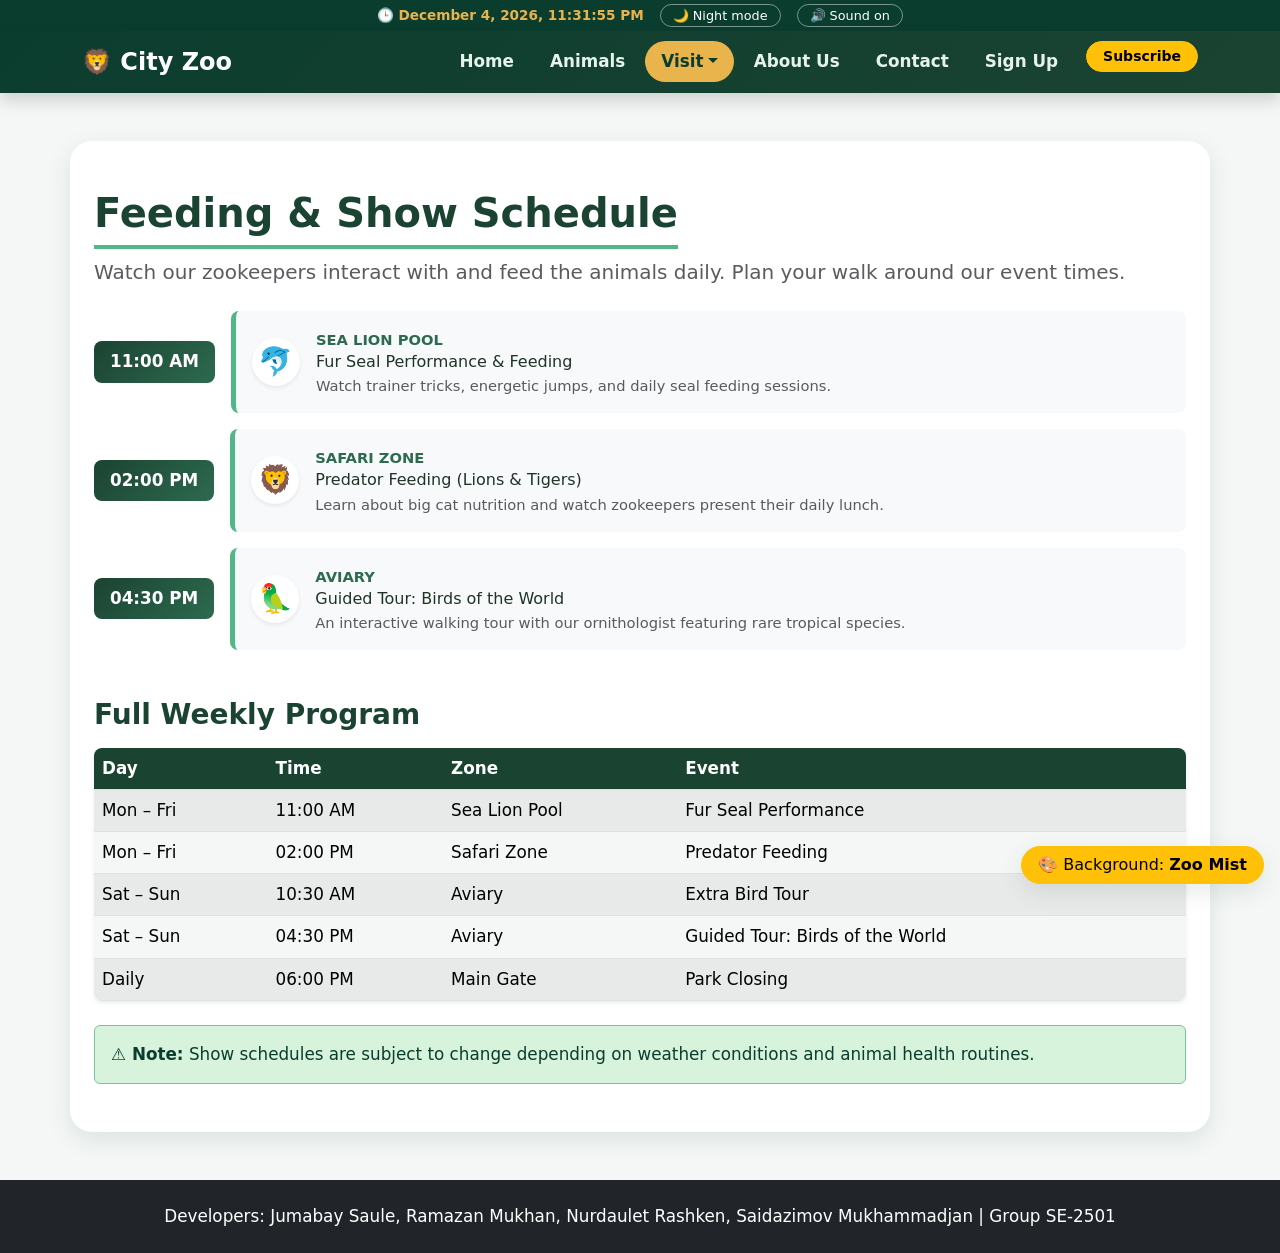
<file: schedule.html>
<!DOCTYPE html>
<html lang="en">
<head>
    <meta charset="UTF-8">
    <meta name="viewport" content="width=device-width, initial-scale=1.0">
    <title>City Zoo - Schedule</title>
    <link href="https://cdn.jsdelivr.net/npm/bootstrap@5.3.3/dist/css/bootstrap.min.css" rel="stylesheet">
    <link rel="stylesheet" href="css/style.css">
</head>
<body>
    <a class="visually-hidden-focusable" href="#main">Skip to main content</a>

    <!-- Date / time (js/datetime.js), Day-Night theme (js/theme.js) and sound switch (js/sounds.js) -->
    <div class="datetime-bar d-flex flex-wrap justify-content-center align-items-center gap-2 gap-sm-3 py-1 px-3" aria-label="Current date and time, theme and sound settings">
        <span>🕒 <time id="current-datetime">Loading…</time></span>
        <button type="button" class="bar-btn" id="themeToggle" aria-pressed="false">🌙 Night mode</button>
        <button type="button" class="bar-btn" id="soundToggle" aria-pressed="true">🔊 Sound on</button>
    </div>

    <header class="sticky-top">
    <nav class="navbar navbar-expand-lg navbar-dark bg-dark navbar-zoo shadow" aria-label="Main navigation">
        <div class="container">
            <a class="navbar-brand fw-bold fs-4" href="index.html">🦁 City Zoo</a>
            <button class="navbar-toggler" type="button" data-bs-toggle="collapse" data-bs-target="#mainNav" aria-controls="mainNav" aria-expanded="false" aria-label="Toggle navigation">
                <span class="navbar-toggler-icon"></span>
            </button>
            <div class="collapse navbar-collapse" id="mainNav">
                <ul class="navbar-nav ms-auto gap-lg-1 py-2 py-lg-0">
                    <li class="nav-item"><a class="nav-link fw-semibold rounded-pill px-3" href="index.html">Home</a></li>
                    <li class="nav-item"><a class="nav-link fw-semibold rounded-pill px-3" href="animals.html">Animals</a></li>
                    <li class="nav-item dropdown">
                        <a class="nav-link dropdown-toggle active fw-semibold rounded-pill px-3" href="#" role="button" data-bs-toggle="dropdown" aria-expanded="false">Visit</a>
                        <ul class="dropdown-menu dropdown-menu-end">
                            <li><a class="dropdown-item" href="tickets.html">Tickets</a></li>
                            <li><a class="dropdown-item active" aria-current="page" href="schedule.html">Schedule</a></li>
                            <li><a class="dropdown-item" href="map.html">Map</a></li>
                            <li><a class="dropdown-item" href="rules.html">Rules</a></li>
                        </ul>
                    </li>
                    <li class="nav-item"><a class="nav-link fw-semibold rounded-pill px-3" href="about.html">About Us</a></li>
                    <li class="nav-item"><a class="nav-link fw-semibold rounded-pill px-3" href="contact.html">Contact</a></li>
                    <li class="nav-item"><a class="nav-link fw-semibold rounded-pill px-3" href="register.html">Sign Up</a></li>
                    <li class="nav-item ms-lg-2"><button type="button" class="btn btn-warning btn-sm rounded-pill px-3 fw-semibold" data-popup-open="subscribePopup" data-sound="pop">Subscribe</button></li>
                </ul>
            </div>
        </div>
    </nav>
    </header>

    <main id="main" class="container page-card my-4 mt-lg-5 px-3 px-sm-4 py-4 py-lg-5">
        <div class="mb-4">
            <h1 class="pb-2 mb-2">Feeding & Show Schedule</h1>
            <p class="lead text-body-secondary mb-0">Watch our zookeepers interact with and feed the animals daily. Plan your walk around our event times.</p>
        </div>

        <section class="d-flex flex-column gap-3 mb-5" aria-label="Today's events">
            <div class="d-flex flex-column flex-sm-row align-items-sm-center gap-2 gap-sm-3">
                <div class="time-badge text-center px-3 py-2 rounded-3">11:00 AM</div>
                <div class="event-card flex-grow-1 d-flex align-items-center gap-3 bg-light rounded-3 p-3">
                    <div class="event-icon d-flex align-items-center justify-content-center bg-white rounded-circle shadow-sm fs-3" aria-hidden="true">🐬</div>
                    <div>
                        <span class="small fw-bold text-success text-uppercase">Sea Lion Pool</span>
                        <h3 class="h6 mb-1">Fur Seal Performance & Feeding</h3>
                        <p class="small text-body-secondary mb-0">Watch trainer tricks, energetic jumps, and daily seal feeding sessions.</p>
                    </div>
                </div>
            </div>
            <div class="d-flex flex-column flex-sm-row align-items-sm-center gap-2 gap-sm-3">
                <div class="time-badge text-center px-3 py-2 rounded-3">02:00 PM</div>
                <div class="event-card flex-grow-1 d-flex align-items-center gap-3 bg-light rounded-3 p-3">
                    <div class="event-icon d-flex align-items-center justify-content-center bg-white rounded-circle shadow-sm fs-3" aria-hidden="true">🦁</div>
                    <div>
                        <span class="small fw-bold text-success text-uppercase">Safari Zone</span>
                        <h3 class="h6 mb-1">Predator Feeding (Lions & Tigers)</h3>
                        <p class="small text-body-secondary mb-0">Learn about big cat nutrition and watch zookeepers present their daily lunch.</p>
                    </div>
                </div>
            </div>
            <div class="d-flex flex-column flex-sm-row align-items-sm-center gap-2 gap-sm-3">
                <div class="time-badge text-center px-3 py-2 rounded-3">04:30 PM</div>
                <div class="event-card flex-grow-1 d-flex align-items-center gap-3 bg-light rounded-3 p-3">
                    <div class="event-icon d-flex align-items-center justify-content-center bg-white rounded-circle shadow-sm fs-3" aria-hidden="true">🦜</div>
                    <div>
                        <span class="small fw-bold text-success text-uppercase">Aviary</span>
                        <h3 class="h6 mb-1">Guided Tour: Birds of the World</h3>
                        <p class="small text-body-secondary mb-0">An interactive walking tour with our ornithologist featuring rare tropical species.</p>
                    </div>
                </div>
            </div>
        </section>

        <h2 class="mb-3">Full Weekly Program</h2>
        <div class="table-responsive rounded-3 shadow-sm">
            <table class="table table-striped table-hover align-middle mb-0">
                <thead class="table-zoo">
                    <tr><th scope="col">Day</th><th scope="col">Time</th><th scope="col">Zone</th><th scope="col">Event</th></tr>
                </thead>
                <tbody>
                        <tr><td>Mon – Fri</td><td>11:00 AM</td><td>Sea Lion Pool</td><td>Fur Seal Performance</td></tr>
                        <tr><td>Mon – Fri</td><td>02:00 PM</td><td>Safari Zone</td><td>Predator Feeding</td></tr>
                        <tr><td>Sat – Sun</td><td>10:30 AM</td><td>Aviary</td><td>Extra Bird Tour</td></tr>
                        <tr><td>Sat – Sun</td><td>04:30 PM</td><td>Aviary</td><td>Guided Tour: Birds of the World</td></tr>
                        <tr><td>Daily</td><td>06:00 PM</td><td>Main Gate</td><td>Park Closing</td></tr>
                </tbody>
            </table>
        </div>

        <div class="alert alert-success mt-4 mb-0" role="note">
            <strong>⚠️ Note:</strong> Show schedules are subject to change depending on weather conditions and animal health routines.
        </div>
    </main>

    <footer class="bg-dark text-white text-center mt-5 py-4 px-3">
        <p class="mb-0">Developers: Jumabay Saule, Ramazan Mukhan, Nurdaulet Rashken, Saidazimov Mukhammadjan | Group SE-2501</p>
    </footer>


    <!-- Task 3: subscription popup (hidden by default, opened by js/popup.js) -->
    <div class="popup-overlay" id="subscribePopup" role="dialog" aria-modal="true" aria-labelledby="popupTitle" aria-hidden="true">
        <div class="popup-box p-4 p-sm-5">
            <button type="button" class="popup-close" data-popup-close data-sound="click" aria-label="Close subscription form">&times;</button>
            <h2 id="popupTitle" class="h3 mb-2">Subscribe to City Zoo News</h2>
            <p class="text-body-secondary mb-4">Get news about new animals, events and special offers straight to your inbox.</p>
            <form id="subscribe-form" action="#" method="post" novalidate data-validate-form>
                <div class="mb-3">
                    <label for="sub-name" class="form-label fw-semibold">Your Name</label>
                    <input type="text" class="form-control" id="sub-name" name="name" placeholder="Enter your name" data-validate="name" required>
                    <div class="invalid-feedback" role="alert"></div>
                </div>
                <div class="mb-3">
                    <label for="sub-email" class="form-label fw-semibold">Email Address</label>
                    <input type="email" class="form-control" id="sub-email" name="email" placeholder="example@mail.com" data-validate="email" required>
                    <div class="invalid-feedback" role="alert"></div>
                </div>
                <div class="alert alert-success form-success d-none" role="status" tabindex="-1">🎉 Thank you! You are now subscribed to City Zoo news.</div>
                <div class="d-flex flex-wrap gap-2">
                    <button type="submit" class="btn btn-success btn-lg">Subscribe</button>
                    <button type="button" class="btn btn-outline-secondary btn-lg" data-popup-close>Close</button>
                </div>
            </form>
        </div>
    </div>

    <!-- Task 4: background colour button -->
    <button type="button" class="btn btn-warning rounded-pill px-3 bg-color-btn" id="bgColorBtn" data-sound="click" aria-label="Change page background colour">🎨 Background: <span class="bg-color-name">Zoo Mist</span></button>

    <script src="https://cdn.jsdelivr.net/npm/bootstrap@5.3.3/dist/js/bootstrap.bundle.min.js"></script>
    <script src="js/sounds.js"></script>
    <script src="js/theme.js"></script>
    <script src="js/validation.js"></script>
    <script src="js/accordion.js"></script>
    <script src="js/popup.js"></script>
    <script src="js/background.js"></script>
    <script src="js/datetime.js"></script>
    <script src="js/keyboard.js"></script>
</body>
</html>
</file>
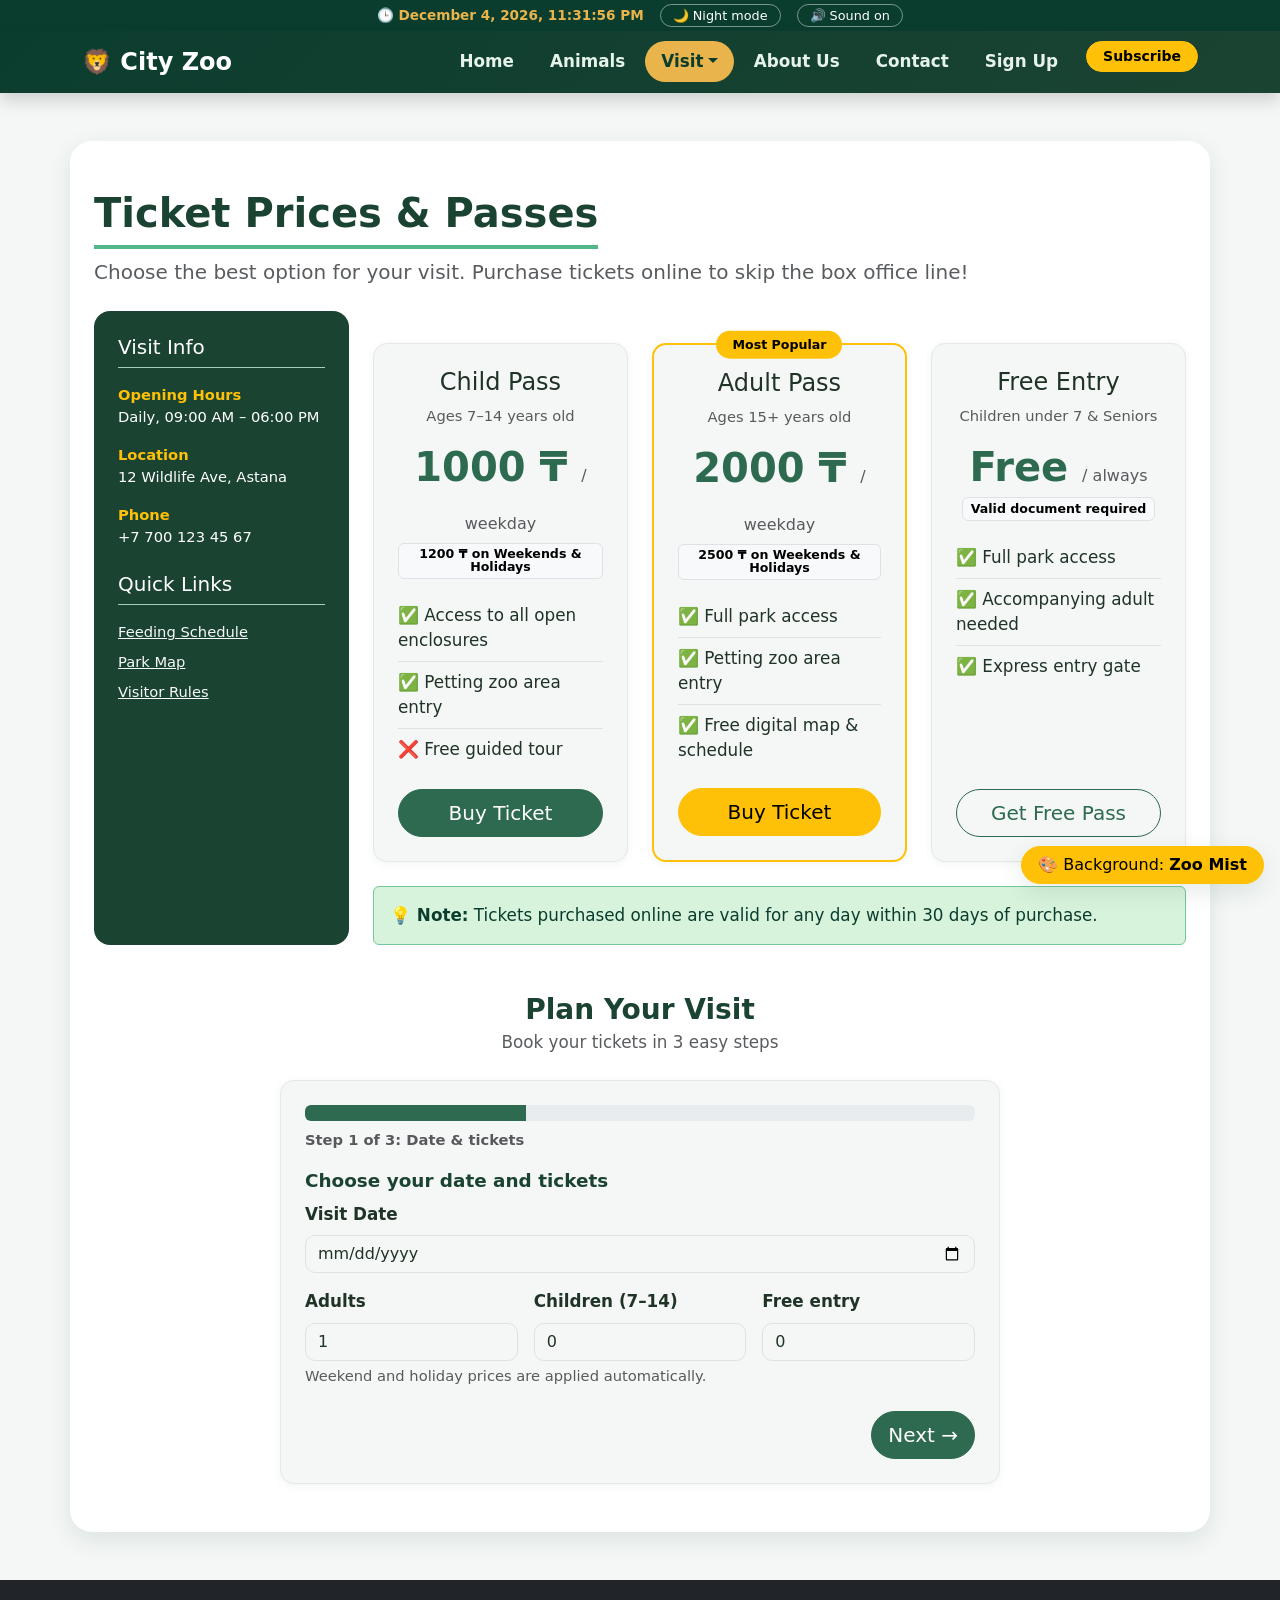
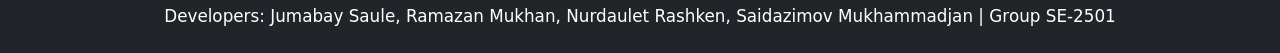
<file: tickets.html>
<!DOCTYPE html>
<html lang="en">
<head>
    <meta charset="UTF-8">
    <meta name="viewport" content="width=device-width, initial-scale=1.0">
    <title>City Zoo - Tickets & Pricing</title>
    <link href="https://cdn.jsdelivr.net/npm/bootstrap@5.3.3/dist/css/bootstrap.min.css" rel="stylesheet">
    <link rel="stylesheet" href="css/style.css">
</head>
<body>
    <a class="visually-hidden-focusable" href="#main">Skip to main content</a>

    <!-- Date / time (js/datetime.js), Day-Night theme (js/theme.js) and sound switch (js/sounds.js) -->
    <div class="datetime-bar d-flex flex-wrap justify-content-center align-items-center gap-2 gap-sm-3 py-1 px-3" aria-label="Current date and time, theme and sound settings">
        <span>🕒 <time id="current-datetime">Loading…</time></span>
        <button type="button" class="bar-btn" id="themeToggle" aria-pressed="false">🌙 Night mode</button>
        <button type="button" class="bar-btn" id="soundToggle" aria-pressed="true">🔊 Sound on</button>
    </div>

    <header class="sticky-top">
    <nav class="navbar navbar-expand-lg navbar-dark bg-dark navbar-zoo shadow" aria-label="Main navigation">
        <div class="container">
            <a class="navbar-brand fw-bold fs-4" href="index.html">🦁 City Zoo</a>
            <button class="navbar-toggler" type="button" data-bs-toggle="collapse" data-bs-target="#mainNav" aria-controls="mainNav" aria-expanded="false" aria-label="Toggle navigation">
                <span class="navbar-toggler-icon"></span>
            </button>
            <div class="collapse navbar-collapse" id="mainNav">
                <ul class="navbar-nav ms-auto gap-lg-1 py-2 py-lg-0">
                    <li class="nav-item"><a class="nav-link fw-semibold rounded-pill px-3" href="index.html">Home</a></li>
                    <li class="nav-item"><a class="nav-link fw-semibold rounded-pill px-3" href="animals.html">Animals</a></li>
                    <li class="nav-item dropdown">
                        <a class="nav-link dropdown-toggle active fw-semibold rounded-pill px-3" href="#" role="button" data-bs-toggle="dropdown" aria-expanded="false">Visit</a>
                        <ul class="dropdown-menu dropdown-menu-end">
                            <li><a class="dropdown-item active" aria-current="page" href="tickets.html">Tickets</a></li>
                            <li><a class="dropdown-item" href="schedule.html">Schedule</a></li>
                            <li><a class="dropdown-item" href="map.html">Map</a></li>
                            <li><a class="dropdown-item" href="rules.html">Rules</a></li>
                        </ul>
                    </li>
                    <li class="nav-item"><a class="nav-link fw-semibold rounded-pill px-3" href="about.html">About Us</a></li>
                    <li class="nav-item"><a class="nav-link fw-semibold rounded-pill px-3" href="contact.html">Contact</a></li>
                    <li class="nav-item"><a class="nav-link fw-semibold rounded-pill px-3" href="register.html">Sign Up</a></li>
                    <li class="nav-item ms-lg-2"><button type="button" class="btn btn-warning btn-sm rounded-pill px-3 fw-semibold" data-popup-open="subscribePopup" data-sound="pop">Subscribe</button></li>
                </ul>
            </div>
        </div>
    </nav>
    </header>

    <main id="main" class="container page-card my-4 mt-lg-5 px-3 px-sm-4 py-4 py-lg-5">
        <div class="mb-4">
            <h1 class="pb-2 mb-2">Ticket Prices & Passes</h1>
            <p class="lead text-body-secondary mb-0">Choose the best option for your visit. Purchase tickets online to skip the box office line!</p>
        </div>

        <!-- Task 3: sidebar (col-lg-3) + content (col-lg-9) -->
        <div class="row g-4">
            <aside class="col-12 col-lg-3" aria-label="Visit information">
                <div class="sidebar-box text-white rounded-4 p-3 p-lg-4 h-100">
                    <h2 class="h5 border-bottom border-success-subtle pb-2 mb-3 text-white">Visit Info</h2>
                    <p class="small mb-3"><strong class="d-block text-warning">Opening Hours</strong>Daily, 09:00 AM – 06:00 PM</p>
                    <p class="small mb-3"><strong class="d-block text-warning">Location</strong>12 Wildlife Ave, Astana</p>
                    <p class="small mb-4"><strong class="d-block text-warning">Phone</strong>+7 700 123 45 67</p>
                    <h2 class="h5 border-bottom border-success-subtle pb-2 mb-3 text-white">Quick Links</h2>
                    <ul class="list-unstyled small mb-0">
                        <li class="mb-2"><a class="link-light" href="schedule.html">Feeding Schedule</a></li>
                        <li class="mb-2"><a class="link-light" href="map.html">Park Map</a></li>
                        <li><a class="link-light" href="rules.html">Visitor Rules</a></li>
                    </ul>
                </div>
            </aside>
            <section class="col-12 col-lg-9">
                <div class="row row-cols-1 row-cols-md-3 g-4 mt-lg-0 pt-2">
                <div class="col">
                    <div class="card card-zoo h-100 text-center position-relative p-3 p-lg-4">
                        
                        <div class="card-body d-flex flex-column p-0">
                            <h3 class="card-title h4">Child Pass</h3>
                            <p class="text-body-secondary small">Ages 7–14 years old</p>
                            <p class="display-6 fw-bold text-success mb-1">1000 ₸ <small class="fs-6 fw-normal text-body-secondary">/ weekday</small></p>
                            <p class="mb-3"><span class="badge text-bg-light border text-wrap">1200 ₸ on Weekends & Holidays</span></p>
                            <ul class="list-group list-group-flush text-start mb-3 flex-grow-1">
                            <li class="list-group-item bg-transparent px-0">✅ Access to all open enclosures</li>
                            <li class="list-group-item bg-transparent px-0">✅ Petting zoo area entry</li>
                            <li class="list-group-item bg-transparent px-0">❌ Free guided tour</li>
                            </ul>
                            <a href="contact.html" class="btn btn-success btn-lg">Buy Ticket</a>
                        </div>
                    </div>
                </div>
                <div class="col">
                    <div class="card card-zoo h-100 text-center position-relative p-3 p-lg-4 border-warning border-2">
                        <span class="badge text-bg-warning position-absolute top-0 start-50 translate-middle px-3 py-2 rounded-pill">Most Popular</span>
                        <div class="card-body d-flex flex-column p-0">
                            <h3 class="card-title h4">Adult Pass</h3>
                            <p class="text-body-secondary small">Ages 15+ years old</p>
                            <p class="display-6 fw-bold text-success mb-1">2000 ₸ <small class="fs-6 fw-normal text-body-secondary">/ weekday</small></p>
                            <p class="mb-3"><span class="badge text-bg-light border text-wrap">2500 ₸ on Weekends & Holidays</span></p>
                            <ul class="list-group list-group-flush text-start mb-3 flex-grow-1">
                            <li class="list-group-item bg-transparent px-0">✅ Full park access</li>
                            <li class="list-group-item bg-transparent px-0">✅ Petting zoo area entry</li>
                            <li class="list-group-item bg-transparent px-0">✅ Free digital map & schedule</li>
                            </ul>
                            <a href="contact.html" class="btn btn-warning btn-lg">Buy Ticket</a>
                        </div>
                    </div>
                </div>
                <div class="col">
                    <div class="card card-zoo h-100 text-center position-relative p-3 p-lg-4">
                        
                        <div class="card-body d-flex flex-column p-0">
                            <h3 class="card-title h4">Free Entry</h3>
                            <p class="text-body-secondary small">Children under 7 & Seniors</p>
                            <p class="display-6 fw-bold text-success mb-1">Free <small class="fs-6 fw-normal text-body-secondary">/ always</small></p>
                            <p class="mb-3"><span class="badge text-bg-light border text-wrap">Valid document required</span></p>
                            <ul class="list-group list-group-flush text-start mb-3 flex-grow-1">
                            <li class="list-group-item bg-transparent px-0">✅ Full park access</li>
                            <li class="list-group-item bg-transparent px-0">✅ Accompanying adult needed</li>
                            <li class="list-group-item bg-transparent px-0">✅ Express entry gate</li>
                            </ul>
                            <a href="contact.html" class="btn btn-outline-success btn-lg">Get Free Pass</a>
                        </div>
                    </div>
                </div>
                </div>
                <div class="alert alert-success mt-4 mb-0" role="note">
                    <strong>💡 Note:</strong> Tickets purchased online are valid for any day within 30 days of purchase.
                </div>
            </section>
        </div>

        <!-- Assignment 5: multi-step booking form (js/wizard.js) -->
        <div class="text-center mb-4 mt-5">
            <h2 class="mb-1" id="wizard-title">Plan Your Visit</h2>
            <p class="text-body-secondary mb-0">Book your tickets in 3 easy steps</p>
        </div>
        <div class="row justify-content-center">
            <div class="col-12 col-lg-8">
                <form id="visit-wizard" class="card card-zoo p-3 p-lg-4" novalidate aria-labelledby="wizard-title">
                    <div class="progress mb-2" id="wizard-progressbar" role="progressbar" aria-label="Booking progress" aria-valuemin="0" aria-valuemax="100" aria-valuenow="33">
                        <div class="progress-bar bg-success wizard-progress-bar" id="wizard-progress"></div>
                    </div>
                    <p class="small fw-semibold text-body-secondary mb-3" id="wizard-step-label" aria-live="polite">Step 1 of 3: Date &amp; tickets</p>

                    <fieldset class="wizard-step" data-step="1">
                        <legend>Choose your date and tickets</legend>
                        <div class="mb-3">
                            <label for="visit-date" class="form-label fw-semibold">Visit Date</label>
                            <input type="date" class="form-control" id="visit-date" name="visit-date" data-validate="date" required>
                            <div class="invalid-feedback" role="alert"></div>
                        </div>
                        <div class="row g-3">
                            <div class="col-12 col-sm-4">
                                <label for="count-adult" class="form-label fw-semibold">Adults</label>
                                <input type="number" class="form-control" id="count-adult" name="count-adult" min="0" max="20" value="1" data-count data-validate="tickets">
                                <div class="invalid-feedback" role="alert"></div>
                            </div>
                            <div class="col-12 col-sm-4">
                                <label for="count-child" class="form-label fw-semibold">Children (7–14)</label>
                                <input type="number" class="form-control" id="count-child" name="count-child" min="0" max="20" value="0" data-count data-validate="count">
                                <div class="invalid-feedback" role="alert"></div>
                            </div>
                            <div class="col-12 col-sm-4">
                                <label for="count-free" class="form-label fw-semibold">Free entry</label>
                                <input type="number" class="form-control" id="count-free" name="count-free" min="0" max="20" value="0" data-count data-validate="count">
                                <div class="invalid-feedback" role="alert"></div>
                            </div>
                        </div>
                        <p class="form-text mb-0">Weekend and holiday prices are applied automatically.</p>
                    </fieldset>

                    <fieldset class="wizard-step" data-step="2">
                        <legend>Add extras (optional)</legend>
                        <div class="form-check mb-2">
                            <input class="form-check-input" type="checkbox" id="extra-safari" name="extra" value="safari" data-label="Guided Safari Tour" data-price="1500">
                            <label class="form-check-label" for="extra-safari">🚙 Guided Safari Tour — 1 500 ₸ per person</label>
                        </div>
                        <div class="form-check mb-2">
                            <input class="form-check-input" type="checkbox" id="extra-feeding" name="extra" value="feeding" data-label="Feeding Show Pass" data-price="500">
                            <label class="form-check-label" for="extra-feeding">🍖 Feeding Show Pass — 500 ₸ per person</label>
                        </div>
                        <div class="form-check mb-2">
                            <input class="form-check-input" type="checkbox" id="extra-audio" name="extra" value="audio" data-label="Audio Guide" data-price="300">
                            <label class="form-check-label" for="extra-audio">🎧 Audio Guide — 300 ₸ per person</label>
                        </div>
                        <p class="form-text mb-0">You can skip this step and press Next.</p>
                    </fieldset>

                    <fieldset class="wizard-step" data-step="3">
                        <legend>Your details</legend>
                        <div class="mb-3">
                            <label for="visitor-name" class="form-label fw-semibold">Full Name</label>
                            <input type="text" class="form-control" id="visitor-name" name="visitor-name" placeholder="Enter your full name" autocomplete="name" data-validate="name" required>
                            <div class="invalid-feedback" role="alert"></div>
                        </div>
                        <div class="mb-3">
                            <label for="visitor-email" class="form-label fw-semibold">Email Address</label>
                            <input type="email" class="form-control" id="visitor-email" name="visitor-email" placeholder="example@gmail.com" autocomplete="email" data-validate="email" required>
                            <div class="invalid-feedback" role="alert"></div>
                        </div>
                        <div class="wizard-summary p-3" id="wizard-summary" aria-live="polite"></div>
                    </fieldset>

                    <div class="d-flex justify-content-between gap-2 mt-4">
                        <button type="button" class="btn btn-outline-secondary btn-lg invisible" id="wizard-back">← Back</button>
                        <button type="button" class="btn btn-success btn-lg" id="wizard-next">Next →</button>
                        <button type="submit" class="btn btn-warning btn-lg d-none" id="wizard-submit">Confirm Booking</button>
                    </div>
                </form>

                <div class="card card-zoo p-4 text-center d-none" id="wizard-success" role="status" tabindex="-1">
                    <p class="display-5 mb-2" aria-hidden="true">🎉</p>
                    <p class="mb-3" id="wizard-success-text"></p>
                    <button type="button" class="btn btn-outline-success align-self-center" id="wizard-again" data-sound="click">Book another visit</button>
                </div>
            </div>
        </div>
    </main>

    <footer class="bg-dark text-white text-center mt-5 py-4 px-3">
        <p class="mb-0">Developers: Jumabay Saule, Ramazan Mukhan, Nurdaulet Rashken, Saidazimov Mukhammadjan | Group SE-2501</p>
    </footer>


    <!-- Task 3: subscription popup (hidden by default, opened by js/popup.js) -->
    <div class="popup-overlay" id="subscribePopup" role="dialog" aria-modal="true" aria-labelledby="popupTitle" aria-hidden="true">
        <div class="popup-box p-4 p-sm-5">
            <button type="button" class="popup-close" data-popup-close data-sound="click" aria-label="Close subscription form">&times;</button>
            <h2 id="popupTitle" class="h3 mb-2">Subscribe to City Zoo News</h2>
            <p class="text-body-secondary mb-4">Get news about new animals, events and special offers straight to your inbox.</p>
            <form id="subscribe-form" action="#" method="post" novalidate data-validate-form>
                <div class="mb-3">
                    <label for="sub-name" class="form-label fw-semibold">Your Name</label>
                    <input type="text" class="form-control" id="sub-name" name="name" placeholder="Enter your name" data-validate="name" required>
                    <div class="invalid-feedback" role="alert"></div>
                </div>
                <div class="mb-3">
                    <label for="sub-email" class="form-label fw-semibold">Email Address</label>
                    <input type="email" class="form-control" id="sub-email" name="email" placeholder="example@mail.com" data-validate="email" required>
                    <div class="invalid-feedback" role="alert"></div>
                </div>
                <div class="alert alert-success form-success d-none" role="status" tabindex="-1">🎉 Thank you! You are now subscribed to City Zoo news.</div>
                <div class="d-flex flex-wrap gap-2">
                    <button type="submit" class="btn btn-success btn-lg">Subscribe</button>
                    <button type="button" class="btn btn-outline-secondary btn-lg" data-popup-close>Close</button>
                </div>
            </form>
        </div>
    </div>

    <!-- Task 4: background colour button -->
    <button type="button" class="btn btn-warning rounded-pill px-3 bg-color-btn" id="bgColorBtn" data-sound="click" aria-label="Change page background colour">🎨 Background: <span class="bg-color-name">Zoo Mist</span></button>

    <script src="https://cdn.jsdelivr.net/npm/bootstrap@5.3.3/dist/js/bootstrap.bundle.min.js"></script>
    <script src="js/sounds.js"></script>
    <script src="js/theme.js"></script>
    <script src="js/validation.js"></script>
    <script src="js/accordion.js"></script>
    <script src="js/popup.js"></script>
    <script src="js/background.js"></script>
    <script src="js/datetime.js"></script>
    <script src="js/keyboard.js"></script>
    <script src="js/wizard.js"></script>
</body>
</html>
</file>
<file: css/style.css>
/* =====================================================================
   CITY ZOO — THEME ON TOP OF BOOTSTRAP 5.3   (Assignment #3)
   Layout comes from the Bootstrap grid (row / col-*), spacing comes from
   Bootstrap utilities (m-*, p-*, mt-lg-*, px-sm-*, gap-*). This file only
   holds the brand colours, decoration and the responsive typography
   media queries — it contains NO custom margin / padding rules.
   ===================================================================== */

:root {
  --dark: #0b3d2e;
  --primary: #1b4332;
  --primary-2: #2d6a4f;
  --accent: #52b788;
  --accent-soft: #d8f3dc;
  --gold: #e9b44c;
  --bg: #f4f7f5;
  --border: #e3e9e5;
  --text: #203327;
  --surface: #ffffff;
  --heading: #1b4332;
  --radius-md: 14px;
  --radius-lg: 22px;
  --shadow-sm: 0 2px 8px rgba(11, 61, 46, 0.06);
  --shadow-md: 0 8px 24px rgba(11, 61, 46, 0.10);

  /* re-colour Bootstrap's "success" to the zoo green (white text keeps AA contrast) */
  --bs-success: #2d6a4f;
  --bs-success-rgb: 45, 106, 79;
  --bs-link-color: #2d6a4f;
  --bs-link-hover-color: #1b4332;
  --bs-body-color: #203327;
  --bs-body-bg: #f4f7f5;
  --bs-font-sans-serif: "Segoe UI", system-ui, Tahoma, Geneva, Verdana, sans-serif;
}

/* ---------- 1. Task 1 — responsive typography (mobile first) ---------- */
html { scroll-behavior: smooth; }
h1, h2, h3 { color: var(--heading); font-weight: 700; }
h1 { font-size: 1.7rem; display: inline-block; border-bottom: 4px solid var(--accent); }
h2 { font-size: 1.3rem; }
body { font-size: 0.97rem; }

@media (min-width: 768px) {            /* tablet */
  body { font-size: 1rem; }
  h1 { font-size: 2.1rem; }
  h2 { font-size: 1.5rem; }
}
@media (min-width: 1200px) {           /* desktop */
  body { font-size: 1.05rem; }
  h1 { font-size: 2.5rem; }
  h2 { font-size: 1.75rem; }
}

/* ---------- 2. Bootstrap component tuning ---------- */
.navbar-zoo { background: linear-gradient(135deg, var(--dark), var(--primary)) !important; }
.navbar-zoo .nav-link { color: #e6f3ea; }
.navbar-zoo .nav-link:hover, .navbar-zoo .nav-link:focus { background-color: var(--accent); color: var(--dark); }
.navbar-zoo .nav-link.active { background-color: var(--gold); color: var(--dark); }
.dropdown-menu .dropdown-item.active { background-color: var(--primary-2); color: #fff; }

.btn-success {
  --bs-btn-bg: #2d6a4f; --bs-btn-border-color: #2d6a4f; --bs-btn-color: #fff;
  --bs-btn-hover-bg: #1b4332; --bs-btn-hover-border-color: #1b4332; --bs-btn-hover-color: #fff;
  --bs-btn-active-bg: #0b3d2e; --bs-btn-active-border-color: #0b3d2e;
}
.btn-outline-success {
  --bs-btn-color: #2d6a4f; --bs-btn-border-color: #2d6a4f;
  --bs-btn-hover-bg: #2d6a4f; --bs-btn-hover-border-color: #2d6a4f; --bs-btn-hover-color: #fff;
  --bs-btn-active-bg: #1b4332; --bs-btn-active-border-color: #1b4332;
}
.btn-check:checked + .btn-outline-success { background-color: #2d6a4f; color: #fff; }
.btn-check:focus-visible + .btn { outline: 3px solid var(--gold); outline-offset: 2px; }
.btn, .form-control, .form-select { --bs-border-radius: 10px; }
.btn-lg { --bs-btn-border-radius: 30px; }
.btn-group > .btn { --bs-btn-border-radius: 8px; }

.alert-success { --bs-alert-bg: var(--accent-soft); --bs-alert-color: var(--dark); --bs-alert-border-color: #74c69d; }
.list-group-item-success { background-color: var(--accent-soft); color: var(--text); }
.table-zoo { --bs-table-bg: var(--primary); --bs-table-color: #fff; }
.table-zoo th { background-color: var(--primary); color: #fff; }

/* ---------- 3. Page shell ---------- */
body { background-color: var(--bg); }
.page-card { background-color: var(--surface); border-radius: var(--radius-lg); box-shadow: var(--shadow-md); }
.visually-hidden-focusable:focus { position: fixed; top: 8px; left: 8px; z-index: 2000; background: #fff; color: var(--dark); border-radius: 8px; }
:focus-visible { outline: 3px solid var(--gold); outline-offset: 2px; }

/* ---------- 4. Hero (home) ---------- */
.hero-card {
  position: relative; overflow: hidden; height: 300px;
  border-radius: var(--radius-lg); box-shadow: var(--shadow-md);
  background: url('https://images.unsplash.com/photo-1534567153574-2b12153a87f0?q=80&w=1200') center/cover no-repeat;
}
.hero-overlay { background: linear-gradient(180deg, rgba(11,61,46,.25) 0%, rgba(11,61,46,.92) 100%); }
.hero-overlay h1 { color: #fff; border-bottom-color: var(--gold); }
.mw-hero { max-width: 600px; }
@media (min-width: 768px)  { .hero-card { height: 360px; } }
@media (min-width: 1200px) { .hero-card { height: 420px; } }

.stat-item { border-bottom: 4px solid var(--gold); }
.side-img { max-height: 320px; object-fit: cover; }
.rules-img { max-height: 340px; object-fit: cover; }

/* ---------- 5. Cards ---------- */
.card-zoo { border: 1px solid var(--border); border-radius: var(--radius-md); box-shadow: var(--shadow-sm); overflow: visible; transition: transform .25s ease, box-shadow .25s ease; }
.card-zoo:hover { transform: translateY(-4px); box-shadow: var(--shadow-md); }
.card-zoo .card-img-top { height: 190px; object-fit: cover; border-radius: var(--radius-md) var(--radius-md) 0 0; }
.card-group .card-zoo { border-radius: 0; }
.card-group .card-zoo:first-child, .card-group .card-zoo:first-child .card-img-top { border-top-left-radius: var(--radius-md); }
.card-group .card-zoo:last-child, .card-group .card-zoo:last-child .card-img-top { border-top-right-radius: var(--radius-md); }
@media (max-width: 575.98px) {
  .card-group .card-zoo { border-radius: var(--radius-md); }
}

/* Home feature cards: stacked on phones, two columns on tablets, three on desktop. */
.why-visit-grid {
  display: grid;
  grid-template-columns: 1fr;
}
.why-visit-card {
  background-color: var(--surface);
  border: 1px solid var(--border);
  border-radius: var(--radius-md);
  box-shadow: var(--shadow-sm);
  transition: transform .25s ease, box-shadow .25s ease;
}
.why-visit-card:hover { transform: translateY(-4px); box-shadow: var(--shadow-md); }
@media (min-width: 600px) {
  .why-visit-grid { grid-template-columns: repeat(2, minmax(0, 1fr)); }
}
@media (min-width: 992px) {
  .why-visit-grid { grid-template-columns: repeat(3, minmax(0, 1fr)); }
}

/* ---------- 6. Carousel ---------- */
.carousel-item img { height: 260px; object-fit: cover; }
@media (min-width: 768px)  { .carousel-item img { height: 380px; } }
@media (min-width: 1200px) { .carousel-item img { height: 460px; } }
.carousel-caption { background: rgba(11, 61, 46, .78); border-radius: var(--radius-md); }
.carousel-caption h3 { color: #fff; }
.carousel-indicators [data-bs-target] { background-color: #fff; }

/* ---------- 7. Page-specific decoration ---------- */
.sidebar-box { background-color: var(--primary); }
.time-badge { background: linear-gradient(135deg, var(--primary), var(--primary-2)); color: #fff; font-weight: 700; min-width: 110px; }
.event-card { border-left: 5px solid var(--accent); }
.event-icon { width: 48px; height: 48px; min-width: 48px; }

.legend-icon { width: 34px; height: 34px; min-width: 34px; }
.legend-badge { width: 16px; height: 16px; display: inline-block; background-color: var(--gold); }
.map-graphic { background-color: var(--accent-soft); }
.map-graphic svg { display: block; height: auto; }
.map-legend { border-left: 5px solid var(--primary-2); }

.rule-card { border-left: 6px solid var(--primary-2); }
.rule-card.emphasis { border-left-color: var(--gold); }
.rule-badge { width: 42px; height: 42px; min-width: 42px; background-color: var(--primary); color: #fff; }
.rule-card.emphasis .rule-badge { background-color: var(--gold); color: var(--dark); }

.avatar-wrapper { width: 128px; height: 128px; }
.team-avatar { object-fit: cover; border: 4px solid var(--accent); box-shadow: var(--shadow-sm); }

/* ---------- 8. Footer ---------- */
footer, footer p { color: #fff; }

@media (prefers-reduced-motion: reduce) {
  html { scroll-behavior: auto; }
  .card-zoo { transition: none; }
}

/* =====================================================================
   9. ASSIGNMENT #4 — JavaScript components
   ===================================================================== */

/* Task 5 — date/time strip above the navbar */
.datetime-bar { background-color: var(--dark); color: #e6f3ea; font-size: .85rem; }
.datetime-bar time { font-weight: 600; color: var(--gold); }

/* Task 4 — page background changes smoothly; floating button */
body { transition: background-color .5s ease; }
.bg-color-btn { position: fixed; right: 16px; bottom: 16px; z-index: 1500; box-shadow: var(--shadow-md); }
.bg-color-btn .bg-color-name { font-weight: 700; }

/* Task 2 — accordion */
.faq-item { background-color: var(--surface); border: 1px solid var(--border); border-radius: var(--radius-md); box-shadow: var(--shadow-sm); overflow: hidden; }
.faq-question {
  width: 100%; display: flex; justify-content: space-between; align-items: center; gap: 1rem;
  padding: 1rem 1.25rem; border: 0; background-color: var(--accent-soft);
  color: var(--heading); font-weight: 600; font-size: 1rem; text-align: left; cursor: pointer;
  transition: background-color .25s ease, color .25s ease;
}
.faq-question:hover { background-color: #bfe8cb; }
.faq-question[aria-expanded="true"] { background-color: var(--primary-2); color: #fff; }
.faq-icon { font-size: 1.5rem; line-height: 1; transition: transform .3s ease; flex-shrink: 0; }
.faq-question[aria-expanded="true"] .faq-icon { transform: rotate(45deg); }
.faq-answer { overflow: hidden; transition: max-height .35s ease; }

/* Task 3 — popup */
.popup-overlay {
  position: fixed; inset: 0; z-index: 2000; display: none;
  align-items: center; justify-content: center; padding: 1rem; overflow-y: auto;
  background-color: rgba(11, 61, 46, .65);
}
.popup-overlay.is-open { display: flex; animation: popupFade .25s ease; }
.popup-box {
  position: relative; width: 100%; max-width: 440px; max-height: 100%; overflow-y: auto;
  background-color: var(--surface); border-radius: var(--radius-lg); box-shadow: var(--shadow-md);
  border-top: 6px solid var(--gold);
}
.popup-close {
  position: absolute; top: .5rem; right: .75rem; width: 40px; height: 40px;
  border: 0; border-radius: 50%; background: transparent; color: var(--heading);
  font-size: 2rem; line-height: 1; cursor: pointer;
}
.popup-close:hover { background-color: var(--accent-soft); }
body.popup-lock { overflow: hidden; }
@keyframes popupFade { from { opacity: 0; transform: translateY(-12px); } to { opacity: 1; transform: none; } }

/* Task 1 — validation tweaks */
.form-control.is-invalid, .form-select.is-invalid { border-color: #b02a37; }
.invalid-feedback { font-weight: 600; }
.form-success:focus { outline: 3px solid var(--gold); }

@media (prefers-reduced-motion: reduce) {
  body, .faq-answer, .faq-icon, .faq-question { transition: none; }
  .popup-overlay.is-open { animation: none; }
}


/* =====================================================================
   10. ASSIGNMENT #5 — Advanced JavaScript features
   ===================================================================== */

/* ---- Day / Night theme (js/theme.js sets data-bs-theme on <html>) ---- */
:root[data-bs-theme="dark"] {
  --bg: #0e1a15;
  --surface: #17271f;
  --border: #2c4538;
  --text: #e3efe8;
  --heading: #b7e4c7;
  --accent-soft: #1f3b2e;
  --bs-body-color: #e3efe8;
  --bs-body-bg: #0e1a15;
  --bs-link-color: #74c69d;
  --bs-link-hover-color: #b7e4c7;
  --bs-secondary-color: rgba(227, 239, 232, .72);
}
:root[data-bs-theme="dark"] .faq-question:hover { background-color: #2a4d3b; }
:root[data-bs-theme="dark"] .stat-item { background-color: #1f3b2e !important; }
:root[data-bs-theme="dark"] .btn-outline-success { --bs-btn-color: #74c69d; --bs-btn-border-color: #74c69d; }
:root[data-bs-theme="dark"] .form-control, :root[data-bs-theme="dark"] .form-select { background-color: #0e1a15; }
:root[data-bs-theme="dark"] .badge.text-bg-light { background-color: #1f3b2e !important; color: #e3efe8 !important; }
body, .page-card, .card-zoo, .why-visit-card, .faq-item, .popup-box { transition: background-color .5s ease, color .5s ease, border-color .5s ease; }

/* ---- top bar: date/time + theme + sound switches ---- */
.bar-btn {
  background: transparent; color: #fff; border: 1px solid rgba(255, 255, 255, .45);
  border-radius: 999px; padding: .05rem .75rem; font-size: .8rem; cursor: pointer;
  transition: background-color .2s ease, transform .2s ease;
}
.bar-btn:hover { background-color: rgba(255, 255, 255, .18); transform: translateY(-1px); }

/* ---- hero greeting ---- */
.hero-greeting { color: var(--gold); text-shadow: 0 1px 4px rgba(0, 0, 0, .5); }

/* ---- star rating ---- */
.star-rating { display: inline-flex; gap: .25rem; }
.star {
  background: none; border: 0; padding: 0 .1rem; font-size: 2.6rem; line-height: 1;
  color: #c4cfc8; cursor: pointer; transition: color .2s ease, transform .22s ease;
}
.star.preview { color: #f3d78f; }
.star.selected { color: var(--gold); text-shadow: 0 2px 8px rgba(233, 180, 76, .55); }
.star:hover { transform: scale(1.18); }
.rating-message { min-height: 1.6rem; }

/* ---- random fact card ---- */
.fact-card { border-left: 6px solid var(--gold); }
.fact-emoji { font-size: 3rem; line-height: 1; }
.fact-animate { animation: factIn .5s ease; }
@keyframes factIn { from { opacity: 0; transform: translateY(14px) scale(.97); } to { opacity: 1; transform: none; } }

/* ---- animal cards pop in after filtering ---- */
.card-pop { animation: cardPop .4s ease; }
@keyframes cardPop { from { opacity: 0; transform: scale(.92); } to { opacity: 1; transform: none; } }

/* ---- multi-step booking form ---- */
.wizard-step { display: none; border: 0; padding: 0; margin: 0; min-width: 0; }
.wizard-step.is-active { display: block; animation: stepIn .35s ease; }
.wizard-step legend { font-size: 1.15rem; font-weight: 700; color: var(--heading); }
.wizard-progress-bar { width: 0; transition: width .4s ease; }
.wizard-summary { background-color: var(--accent-soft); border-radius: var(--radius-md); }
@keyframes stepIn { from { opacity: 0; transform: translateX(24px); } to { opacity: 1; transform: none; } }

@media (prefers-reduced-motion: reduce) {
  .fact-animate, .card-pop, .wizard-step.is-active { animation: none; }
  .star, .wizard-progress-bar { transition: none; }
}
</file>
